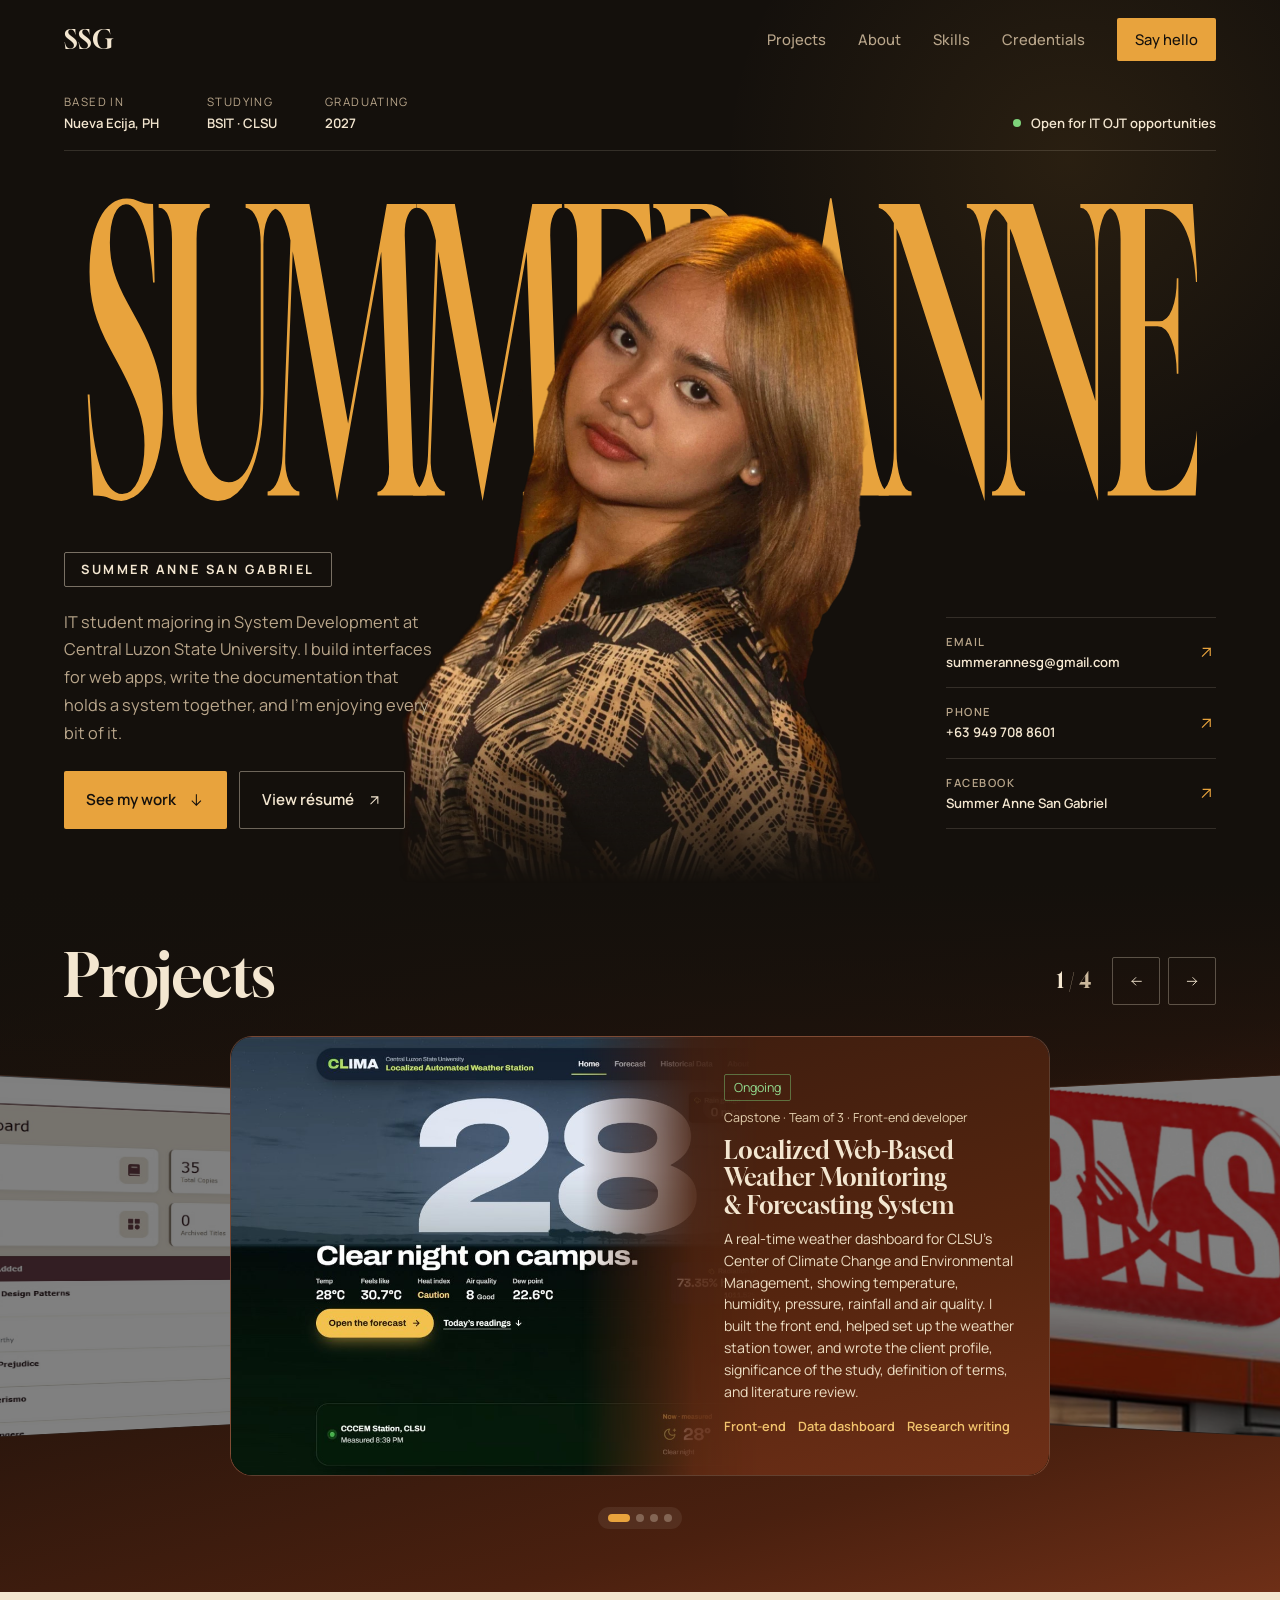
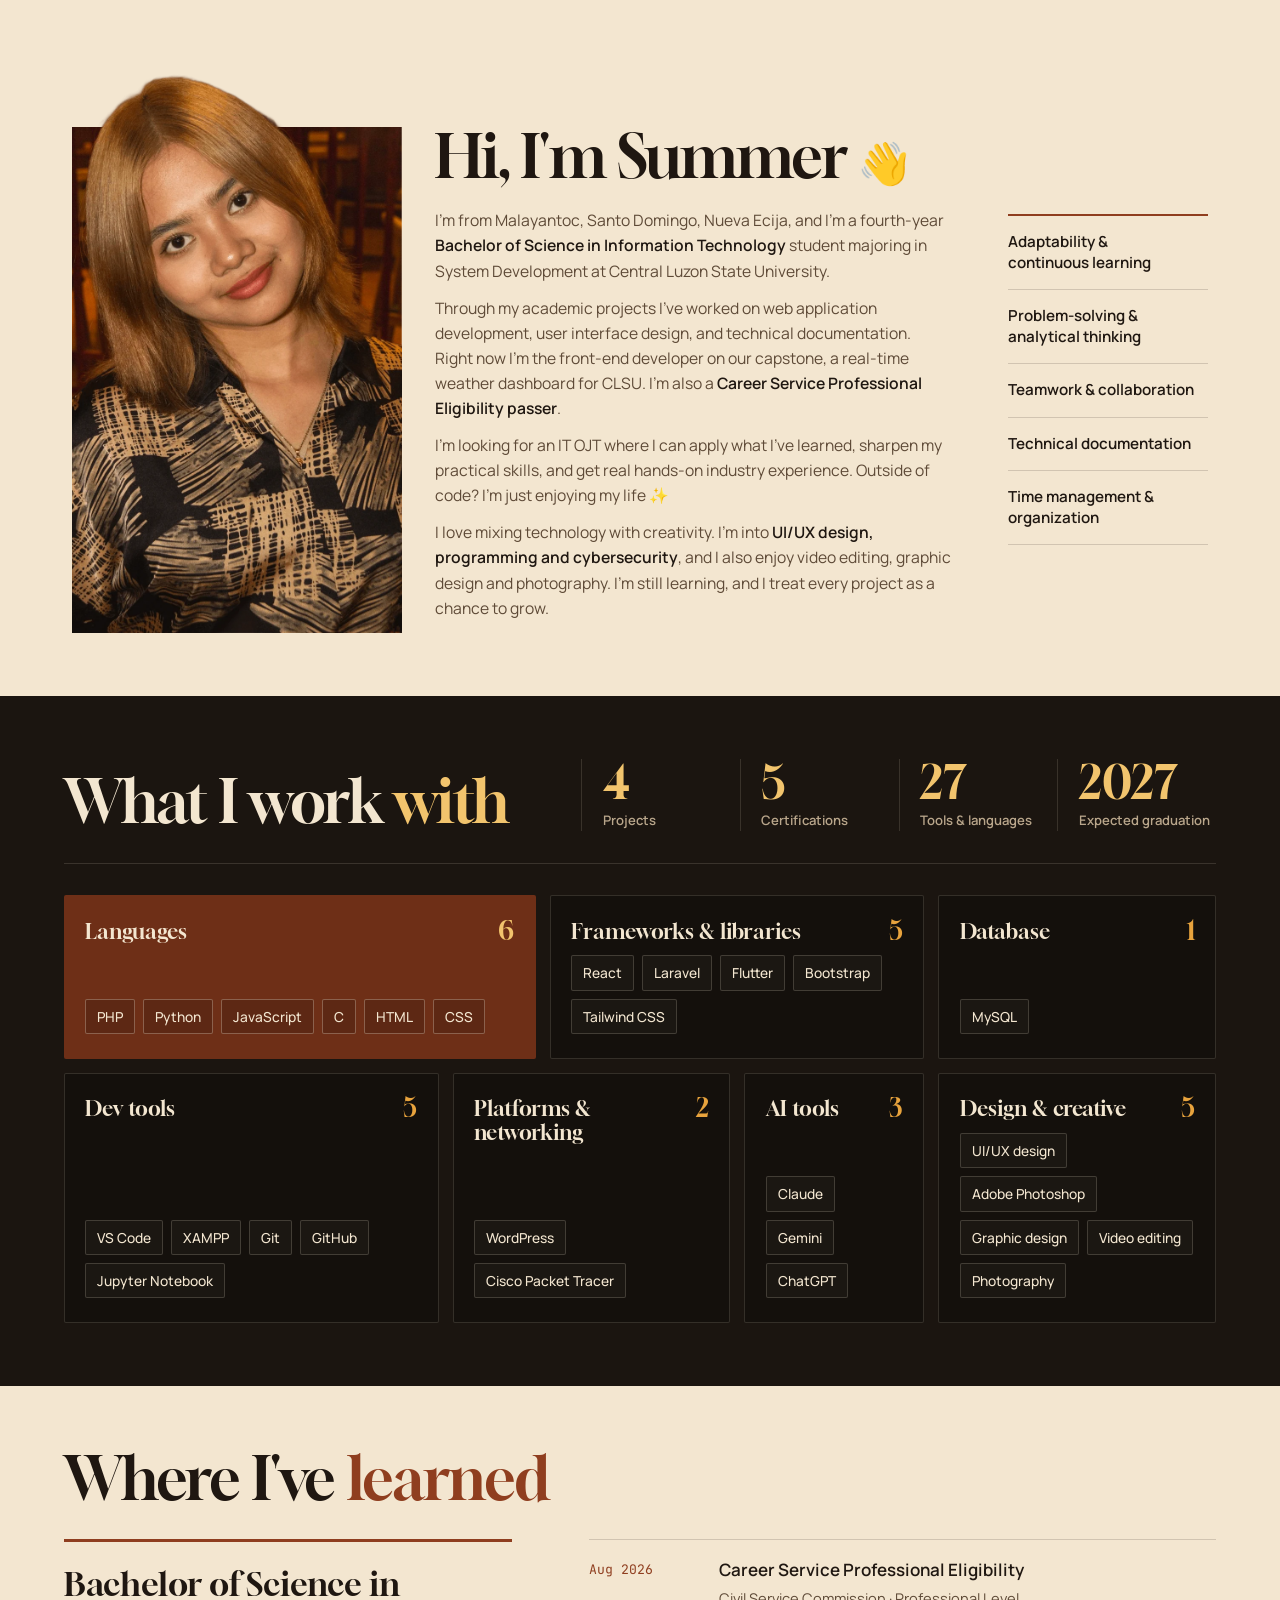
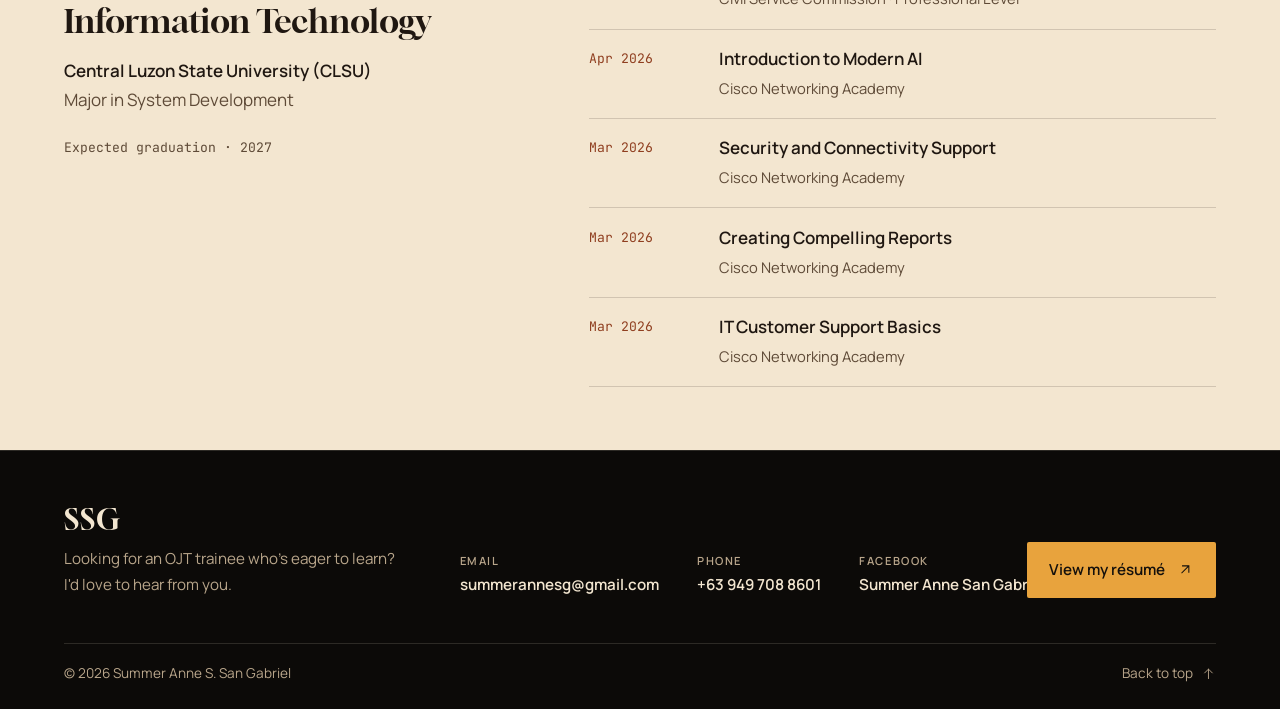
<file: index.html>
<!doctype html>
<html lang="en">
<head>
  <meta charset="utf-8" />
  <meta name="viewport" content="width=device-width, initial-scale=1" />
  <title>Summer Anne San Gabriel — IT Student</title>
  <meta name="description" content="Portfolio of Summer Anne S. San Gabriel, 4th-year BS Information Technology student (System Development) at Central Luzon State University." />
  <meta property="og:title" content="Summer Anne San Gabriel — IT Student" />
  <meta property="og:description" content="Front-end developer in the making. BSIT, Central Luzon State University." />
  <meta property="og:image" content="images/hero.jpg" />
  <meta name="theme-color" content="#14100c" />
  <link rel="icon" href="data:image/svg+xml,<svg xmlns='http://www.w3.org/2000/svg' viewBox='0 0 64 64'><rect width='64' height='64' rx='14' fill='%2314100c'/><text x='50%25' y='58%25' text-anchor='middle' dominant-baseline='middle' font-family='Georgia,serif' font-size='38' fill='%23e8a33d'>S</text></svg>" />
  <link rel="preconnect" href="https://fonts.googleapis.com" />
  <link rel="preconnect" href="https://fonts.gstatic.com" crossorigin />
  <link href="https://fonts.googleapis.com/css2?family=Gloock&family=Manrope:wght@400;500;600;700&family=JetBrains+Mono:wght@400;500&display=swap" rel="stylesheet" />
  <link rel="stylesheet" href="style.css" />
  <script>document.documentElement.classList.add("js");</script>
</head>
<body>
  <!-- drawn icon set: one 1.5px stroke throughout -->
  <svg width="0" height="0" style="position:absolute" aria-hidden="true">
    <symbol id="i-ne" viewBox="0 0 24 24"><path d="M7 17 17 7M8 7h9v9" fill="none" stroke="currentColor" stroke-width="1.5" stroke-linecap="square"/></symbol>
    <symbol id="i-down" viewBox="0 0 24 24"><path d="M12 4v15M6 13l6 6 6-6" fill="none" stroke="currentColor" stroke-width="1.5" stroke-linecap="square"/></symbol>
    <symbol id="i-up" viewBox="0 0 24 24"><path d="M12 20V5M6 11l6-6 6 6" fill="none" stroke="currentColor" stroke-width="1.5" stroke-linecap="square"/></symbol>
    <symbol id="i-left" viewBox="0 0 24 24"><path d="M20 12H5M11 6l-6 6 6 6" fill="none" stroke="currentColor" stroke-width="1.5" stroke-linecap="square"/></symbol>
    <symbol id="i-right" viewBox="0 0 24 24"><path d="M4 12h15M13 6l6 6-6 6" fill="none" stroke="currentColor" stroke-width="1.5" stroke-linecap="square"/></symbol>
  </svg>

  <a class="skip" href="#projects">Skip to content</a>

  <header class="nav" id="nav">
    <a href="#top" class="brand" aria-label="Summer Anne San Gabriel, back to top">SSG</a>
    <button class="menu-btn" id="menuBtn" aria-label="Open menu" aria-expanded="false" aria-controls="links"><span></span><span></span></button>
    <nav class="links" id="links" aria-label="Main">
      <a href="#projects">Projects</a>
      <a href="#about">About</a>
      <a href="#skills">Skills</a>
      <a href="#credentials">Credentials</a>
      <a href="#contact" class="nav-cta">Say hello</a>
    </nav>
  </header>

  <main id="top">
    <!-- HERO: lantern night -->
    <section class="hero" aria-labelledby="hero-name">
      <dl class="meta">
        <div><dt>Based in</dt><dd>Nueva Ecija, PH</dd></div>
        <div><dt>Studying</dt><dd>BSIT · CLSU</dd></div>
        <div><dt>Graduating</dt><dd>2027</dd></div>
        <div class="status"><dt class="sr-only">Status</dt><dd><span class="dot" aria-hidden="true"></span>Open for IT OJT opportunities</dd></div>
      </dl>

      <div class="hero-title">
      <h1 id="hero-name" class="hero-name">
        <span class="wordmark" aria-hidden="true"><span class="wm-line"><span>S</span><span>U</span><span>M</span><span>M</span><span>E</span><span>R</span></span><span class="wm-line"><span>A</span><span>N</span><span>N</span><span>E</span></span></span>
        <span class="sr-only">Summer Anne San Gabriel</span>
      </h1>
      </div>

      <figure class="hero-photo">
        <img src="images/hero-portrait-2.webp" alt="Summer Anne looking over her shoulder in a black and gold patterned shirt" width="890" height="1235" fetchpriority="high" />
      </figure>

      <ul class="hero-contact" aria-label="Contact shortcuts">
        <li><a href="mailto:summerannesg@gmail.com"><span>Email</span><strong>summerannesg@gmail.com</strong><svg class="ico"><use href="#i-ne"/></svg></a></li>
        <li><a href="tel:+639497088601"><span>Phone</span><strong>+63 949 708 8601</strong><svg class="ico"><use href="#i-ne"/></svg></a></li>
        <li><a href="https://www.facebook.com/summeeerrr" target="_blank" rel="noopener"><span>Facebook</span><strong>Summer Anne San Gabriel</strong><svg class="ico"><use href="#i-ne"/></svg><span class="sr-only"> (opens in a new tab)</span></a></li>
      </ul>

      <div class="hero-copy">
        <p class="title-card" aria-hidden="true">Summer Anne San Gabriel</p>
        <p class="lede">IT student majoring in System Development at Central Luzon State University. I build interfaces for web apps, write the documentation that holds a system together, and I'm enjoying every bit of it.</p>
        <div class="cta">
          <a href="#projects" class="btn btn-solid">See my work <svg class="ico"><use href="#i-down"/></svg></a>
          <a href="SummerAnne_SanGabriel_Resume.pdf" class="btn btn-line" target="_blank" rel="noopener">View résumé <svg class="ico"><use href="#i-ne"/></svg><span class="sr-only"> (opens in a new tab)</span></a>
        </div>
      </div>
    </section>

    <!-- PROJECTS: coverflow card slider -->
    <section class="projects" id="projects" aria-labelledby="projects-h">
      <div class="sec-row">
        <h2 id="projects-h" class="reveal">Projects</h2>
        <div class="slider-controls">
          <p class="slide-count" aria-live="polite"><span id="slideNow">1</span> / 4</p>
          <div class="arrows">
            <button class="arrow" id="slidePrev" aria-label="Previous project" aria-controls="stage"><svg class="ico"><use href="#i-left"/></svg></button>
            <button class="arrow" id="slideNext" aria-label="Next project" aria-controls="stage"><svg class="ico"><use href="#i-right"/></svg></button>
          </div>
        </div>
      </div>
      <div class="stage" id="stage" tabindex="0" aria-roledescription="carousel" aria-label="Projects. Use the arrow keys to move between them.">
        <article class="pcard" role="group" aria-roledescription="slide" aria-label="1 of 4">
          <div class="shot shot-wide"><img src="images/projects/weather.jpg" alt="CLIMA weather dashboard showing live campus readings" loading="lazy" /></div>
          <div class="pcard-body">
            <p class="pmeta"><span class="tag">Ongoing</span> Capstone · Team of 3 · Front-end developer</p>
            <h3>Localized Web-Based Weather Monitoring &amp; Forecasting System</h3>
            <p>A real-time weather dashboard for CLSU's Center of Climate Change and Environmental Management, showing temperature, humidity, pressure, rainfall and air quality. I built the front end, helped set up the weather station tower, and wrote the client profile, significance of the study, definition of terms, and literature review.</p>
            <ul class="stack"><li>Front-end</li><li>Data dashboard</li><li>Research writing</li></ul>
          </div>
        </article>
        <article class="pcard" role="group" aria-roledescription="slide" aria-label="2 of 4">
          <div class="shot"><img src="images/projects/rms.jpg" alt="RMS restaurant logo on a storefront" loading="lazy" /></div>
          <div class="pcard-body">
            <p class="pmeta">Academic · Team of 3 · Sep 2026</p>
            <h3>Basic Restaurant Management System</h3>
            <p>Helped develop the user interface of a restaurant management app, working with my teammates on its implementation.</p>
            <ul class="stack"><li>React</li><li>Laravel</li></ul>
          </div>
        </article>
        <article class="pcard" role="group" aria-roledescription="slide" aria-label="3 of 4">
          <div class="shot shot-type" aria-hidden="true"><span>SRS</span><small>12 modules</small></div>
          <div class="pcard-body">
            <p class="pmeta">SCRUM · Team of 7 · Oct 2025</p>
            <h3>RCRAO Accounting System</h3>
            <p>Documented the System Features section of the SRS for 12 modules, from login with account lockout and role-based access to PDF reports and automated backup.</p>
            <ul class="stack"><li>PHP</li><li>MySQL</li><li>Bootstrap</li><li>Documentation</li></ul>
          </div>
        </article>
        <article class="pcard" role="group" aria-roledescription="slide" aria-label="4 of 4">
          <div class="shot shot-fit"><img src="images/projects/library-dashboard.jpg" alt="Library Management System dashboard with book counts, recently added titles and titles by category" loading="lazy" width="1690" height="823" /></div>
          <div class="pcard-body">
            <p class="pmeta">Individual · Feb 2025</p>
            <h3>Basic Library Management System</h3>
            <p>A PHP library system I built on my own, with login, book management (CRUD), archiving, search and PDF generation.</p>
            <ul class="stack"><li>PHP</li><li>MySQL</li><li>Bootstrap</li></ul>
          </div>
        </article>
      </div>
      <div class="dots" role="group" aria-label="Choose a project"><button class="pip" type="button" aria-label="Show project 1"></button><button class="pip" type="button" aria-label="Show project 2"></button><button class="pip" type="button" aria-label="Show project 3"></button><button class="pip" type="button" aria-label="Show project 4"></button></div>
    </section>

    <!-- ABOUT: first daylight band -->
    <section class="about band-day" id="about" aria-labelledby="about-h">
      <figure class="about-photo reveal">
        <img class="pop-frame" src="images/about.jpg" alt="" loading="lazy" width="1000" height="1500" />
        <img class="pop-cut" src="images/about-cutout.webp" alt="Smiling portrait of Summer Anne" loading="lazy" width="1000" height="1500" />
      </figure>
      <div class="about-text">
        <h2 id="about-h" class="reveal">Hi, I'm Summer <span class="wave" aria-hidden="true">👋</span></h2>
        <p>I'm from Malayantoc, Santo Domingo, Nueva Ecija, and I'm a fourth-year <strong>Bachelor of Science in Information Technology</strong> student majoring in System Development at Central Luzon State University.</p>
        <p>Through my academic projects I've worked on web application development, user interface design, and technical documentation. Right now I'm the front-end developer on our capstone, a real-time weather dashboard for CLSU. I'm also a <strong>Career Service Professional Eligibility passer</strong>.</p>
        <p>I'm looking for an IT OJT where I can apply what I've learned, sharpen my practical skills, and get real hands-on industry experience. Outside of code? I'm just enjoying my life ✨</p>
        <p>I love mixing technology with creativity. I'm into <strong>UI/UX design, programming and cybersecurity</strong>, and I also enjoy video editing, graphic design and photography. I'm still learning, and I treat every project as a chance to grow.</p>
      </div>
      <ul class="traits">
        <li>Adaptability &amp; continuous learning</li>
        <li>Problem-solving &amp; analytical thinking</li>
        <li>Teamwork &amp; collaboration</li>
        <li>Technical documentation</li>
        <li>Time management &amp; organization</li>
        </ul>
    </section>

    <!-- SKILLS + real counts -->
    <section class="skills" id="skills" aria-labelledby="skills-h">
      <div class="skills-top">
        <h2 id="skills-h" class="reveal">What I work <em>with</em></h2>
        <dl class="counts" aria-label="At a glance">
          <div><dt>Projects</dt><dd>4</dd></div>
          <div><dt>Certifications</dt><dd>5</dd></div>
          <div><dt>Tools &amp; languages</dt><dd>27</dd></div>
          <div><dt>Expected graduation</dt><dd>2027</dd></div>
        </dl>
      </div>
      <div class="bento-grid">
        <article class="bento b-lang"><h3>Languages</h3><p class="bento-n" aria-hidden="true">6</p><ul class="tags"><li>PHP</li><li>Python</li><li>JavaScript</li><li>C</li><li>HTML</li><li>CSS</li></ul></article>
        <article class="bento b-fw"><h3>Frameworks &amp; libraries</h3><p class="bento-n" aria-hidden="true">5</p><ul class="tags"><li>React</li><li>Laravel</li><li>Flutter</li><li>Bootstrap</li><li>Tailwind CSS</li></ul></article>
        <article class="bento b-db"><h3>Database</h3><p class="bento-n" aria-hidden="true">1</p><ul class="tags"><li>MySQL</li></ul></article>
        <article class="bento b-dev"><h3>Dev tools</h3><p class="bento-n" aria-hidden="true">5</p><ul class="tags"><li>VS Code</li><li>XAMPP</li><li>Git</li><li>GitHub</li><li>Jupyter Notebook</li></ul></article>
        <article class="bento b-plat"><h3>Platforms &amp; networking</h3><p class="bento-n" aria-hidden="true">2</p><ul class="tags"><li>WordPress</li><li>Cisco Packet Tracer</li></ul></article>
        <article class="bento b-ai"><h3>AI tools</h3><p class="bento-n" aria-hidden="true">3</p><ul class="tags"><li>Claude</li><li>Gemini</li><li>ChatGPT</li></ul></article>
        <article class="bento b-design"><h3>Design &amp; creative</h3><p class="bento-n" aria-hidden="true">5</p><ul class="tags"><li>UI/UX design</li><li>Adobe Photoshop</li><li>Graphic design</li><li>Video editing</li><li>Photography</li></ul></article>
      </div>
    </section>

    <!-- CREDENTIALS: second daylight band -->
    <section class="credentials band-day" id="credentials" aria-labelledby="cred-h">
      <h2 id="cred-h" class="reveal">Where I've <em>learned</em></h2>
      <div class="cred-grid">
        <article class="edu reveal">
          <h3>Bachelor of Science in Information Technology</h3>
          <p class="school">Central Luzon State University (CLSU)</p>
          <p>Major in System Development</p>
          <p class="grad">Expected graduation · 2027</p>
        </article>
        <ol class="timeline">
          <li><time datetime="2026-08">Aug 2026</time><div><strong>Career Service Professional Eligibility</strong><span>Civil Service Commission · Professional Level</span></div></li>
          <li><time datetime="2026-04">Apr 2026</time><div><strong>Introduction to Modern AI</strong><span>Cisco Networking Academy</span></div></li>
          <li><time datetime="2026-03">Mar 2026</time><div><strong>Security and Connectivity Support</strong><span>Cisco Networking Academy</span></div></li>
          <li><time datetime="2026-03">Mar 2026</time><div><strong>Creating Compelling Reports</strong><span>Cisco Networking Academy</span></div></li>
          <li><time datetime="2026-03">Mar 2026</time><div><strong>IT Customer Support Basics</strong><span>Cisco Networking Academy</span></div></li>
        </ol>
      </div>
    </section>

  </main>

  <!-- FOOTER: contact details and résumé -->
  <footer class="footer" id="contact" aria-label="Contact">
    <div class="footer-top">
      <div class="footer-intro">
        <p class="foot-mark" aria-hidden="true">SSG</p>
        <p class="foot-lede">Looking for an OJT trainee who's eager to learn? I'd love to hear from you.</p>
      </div>
      <ul class="foot-links">
        <li><a href="mailto:summerannesg@gmail.com"><span>Email</span><strong>summerannesg@gmail.com</strong></a></li>
        <li><a href="tel:+639497088601"><span>Phone</span><strong>+63 949 708 8601</strong></a></li>
        <li><a href="https://www.facebook.com/summeeerrr" target="_blank" rel="noopener"><span>Facebook</span><strong>Summer Anne San Gabriel</strong><span class="sr-only"> (opens in a new tab)</span></a></li>
      </ul>
      <a href="SummerAnne_SanGabriel_Resume.pdf" class="btn btn-solid foot-cv" target="_blank" rel="noopener">View my résumé <svg class="ico"><use href="#i-ne"/></svg><span class="sr-only"> (opens in a new tab)</span></a>
    </div>
    <div class="footer-bar">
      <p>© <span id="year">2026</span> Summer Anne S. San Gabriel</p>
      <a href="#top">Back to top <svg class="ico"><use href="#i-up"/></svg></a>
    </div>
  </footer>

  <script src="script.js"></script>
</body>
</html>
</file>
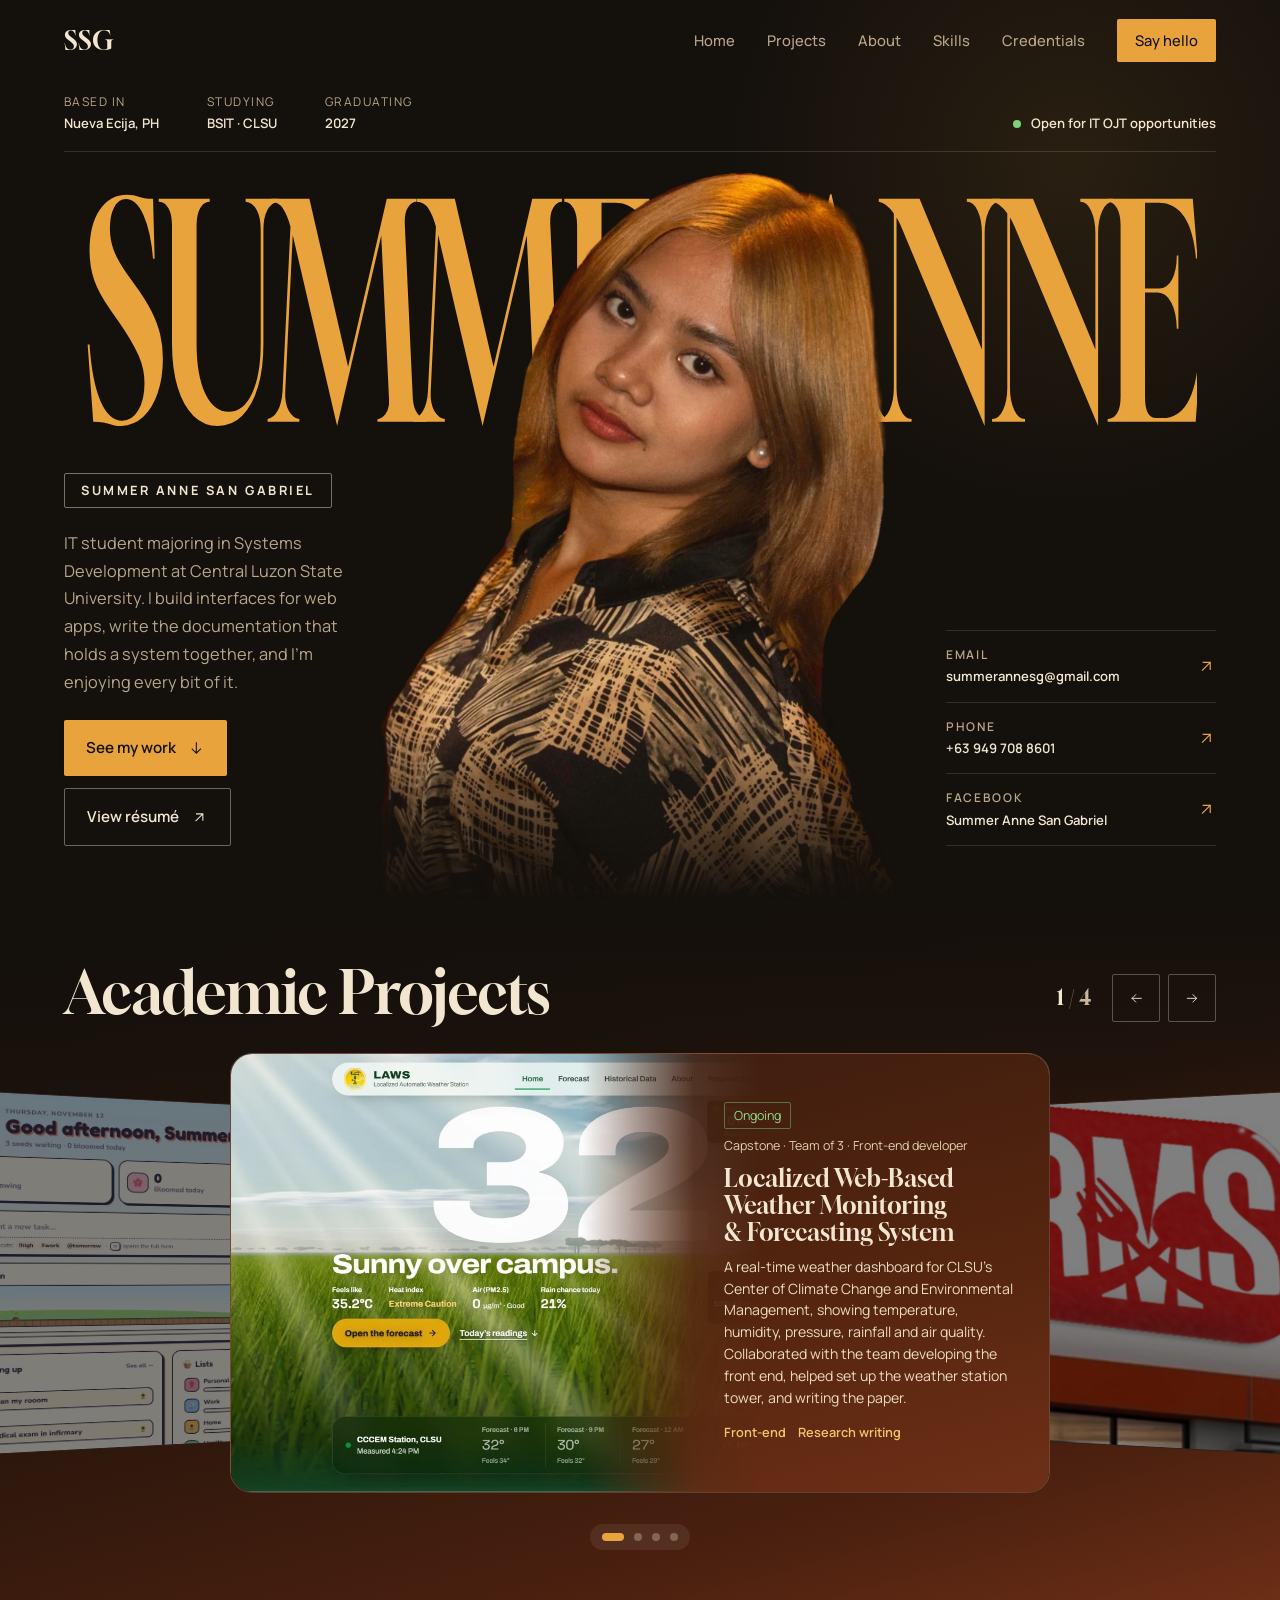
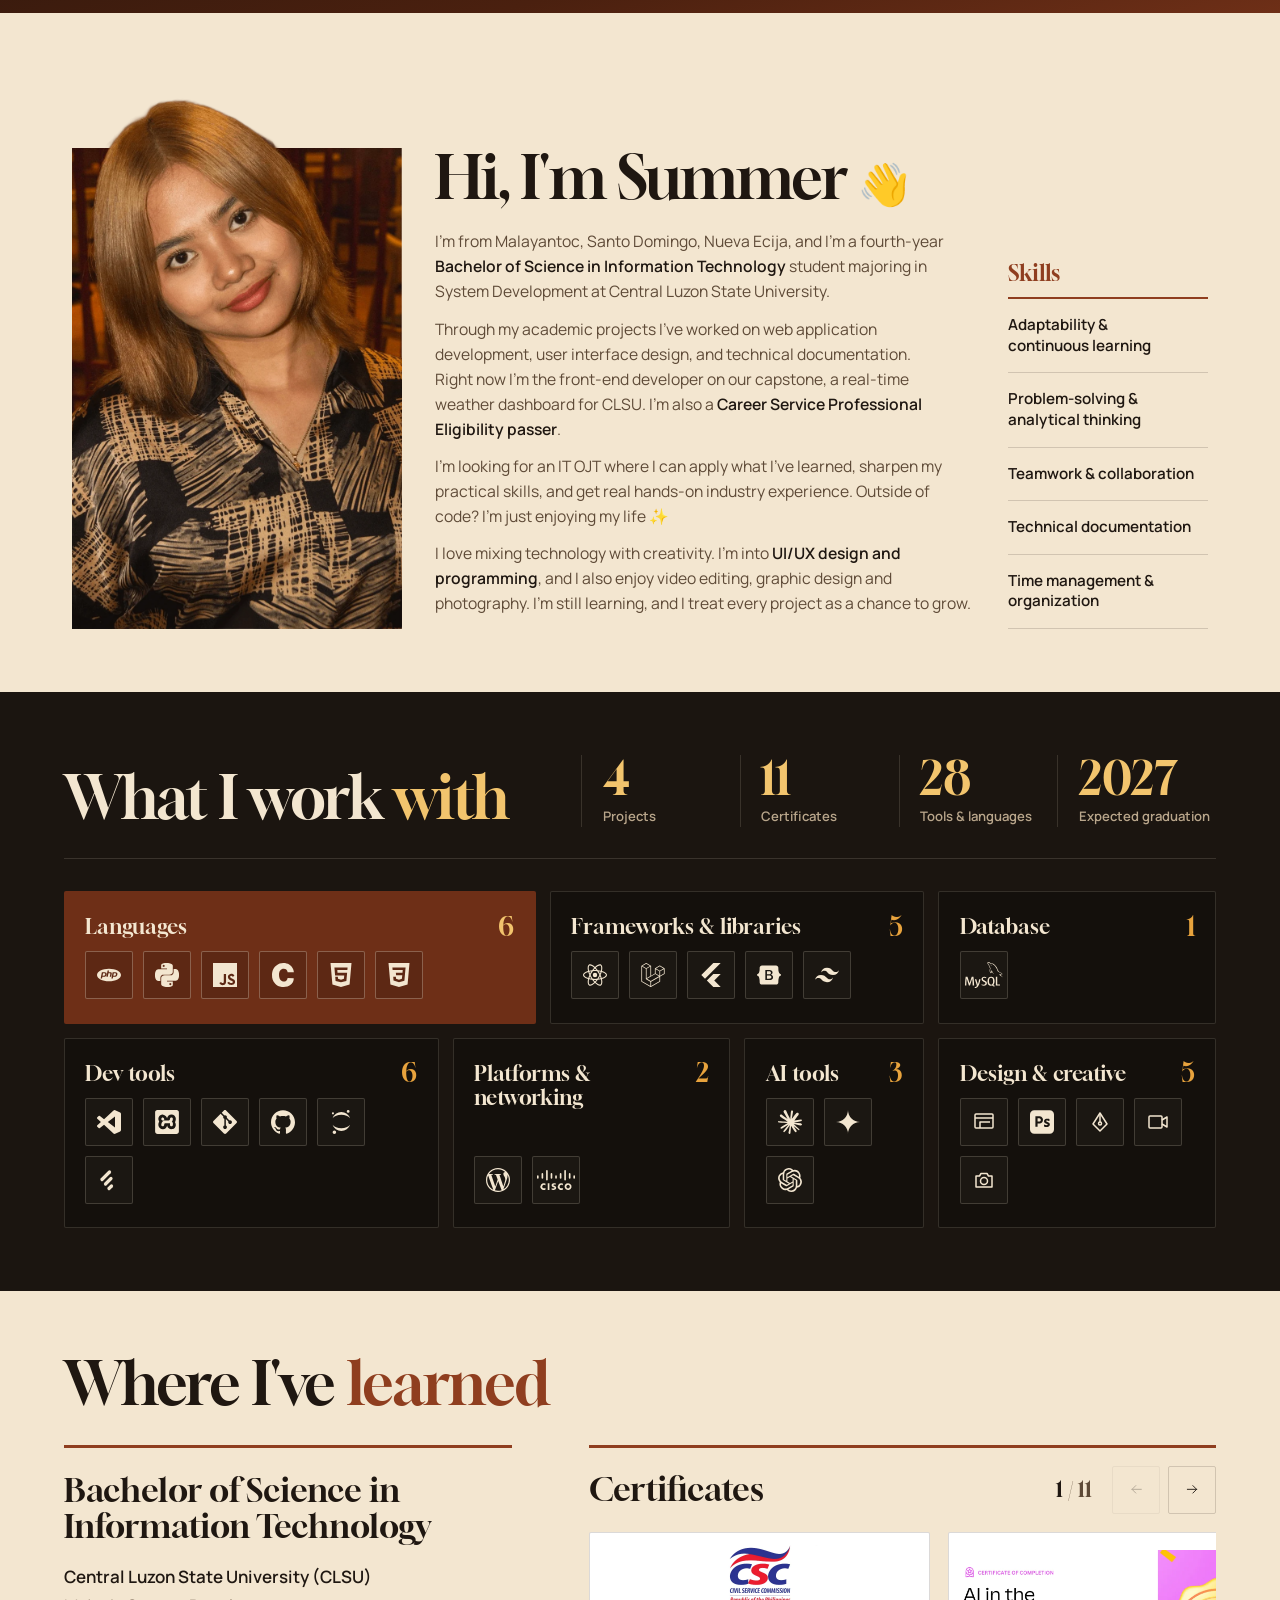
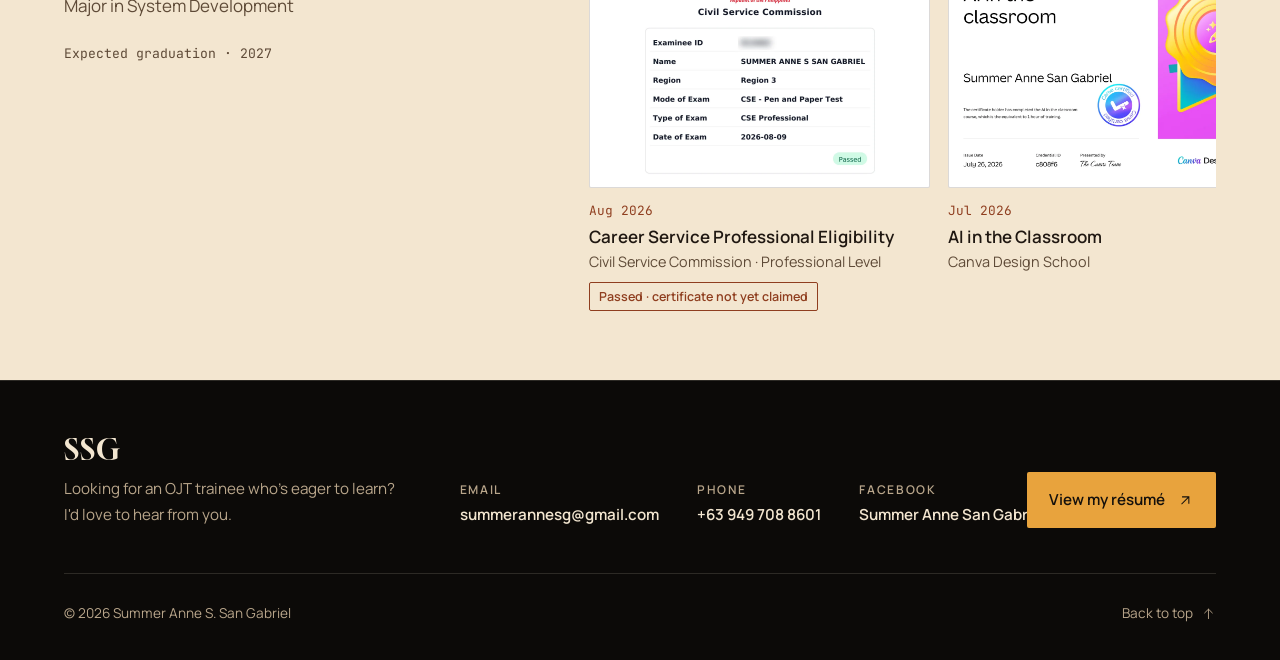
<file: public/index.html>
<!doctype html>
<html lang="en">
<head>
  <meta charset="utf-8" />
  <meta name="viewport" content="width=device-width, initial-scale=1" />
  <title>Summer Anne San Gabriel — IT Student</title>
  <meta name="description" content="Portfolio of Summer Anne S. San Gabriel, 4th-year BS Information Technology student (System Development) at Central Luzon State University." />
  <meta property="og:title" content="Summer Anne San Gabriel — IT Student" />
  <meta property="og:description" content="Front-end developer in the making. BSIT, Central Luzon State University." />
  <meta property="og:image" content="images/hero.jpg" />
  <meta name="theme-color" content="#14100c" />
  <link rel="icon" href="data:image/svg+xml,<svg xmlns='http://www.w3.org/2000/svg' viewBox='0 0 64 64'><rect width='64' height='64' rx='14' fill='%2314100c'/><text x='50%25' y='58%25' text-anchor='middle' dominant-baseline='middle' font-family='Georgia,serif' font-size='38' fill='%23e8a33d'>S</text></svg>" />
  <link rel="preconnect" href="https://fonts.googleapis.com" />
  <link rel="preconnect" href="https://fonts.gstatic.com" crossorigin />
  <link href="https://fonts.googleapis.com/css2?family=Gloock&family=Manrope:wght@400;500;600;700&family=JetBrains+Mono:wght@400;500&display=swap" rel="stylesheet" />
  <link rel="stylesheet" href="style.css" />
  <script>document.documentElement.classList.add("js");</script>
</head>
<body>
  <!-- drawn icon set: one 1.5px stroke throughout -->
  <svg width="0" height="0" style="position:absolute" aria-hidden="true">
    <symbol id="i-ne" viewBox="0 0 24 24"><path d="M7 17 17 7M8 7h9v9" fill="none" stroke="currentColor" stroke-width="1.5" stroke-linecap="square"/></symbol>
    <symbol id="i-down" viewBox="0 0 24 24"><path d="M12 4v15M6 13l6 6 6-6" fill="none" stroke="currentColor" stroke-width="1.5" stroke-linecap="square"/></symbol>
    <symbol id="i-up" viewBox="0 0 24 24"><path d="M12 20V5M6 11l6-6 6 6" fill="none" stroke="currentColor" stroke-width="1.5" stroke-linecap="square"/></symbol>
    <symbol id="i-left" viewBox="0 0 24 24"><path d="M20 12H5M11 6l-6 6 6 6" fill="none" stroke="currentColor" stroke-width="1.5" stroke-linecap="square"/></symbol>
    <symbol id="i-right" viewBox="0 0 24 24"><path d="M4 12h15M13 6l6 6-6 6" fill="none" stroke="currentColor" stroke-width="1.5" stroke-linecap="square"/></symbol>
    <symbol id="sk-php" viewBox="0 0 24 24"><path fill="currentColor" d="M7.01 10.207h-.944l-.515 2.648h.838c.556 0 .97-.105 1.242-.314.272-.21.455-.559.55-1.049.092-.47.05-.802-.124-.995-.175-.193-.523-.29-1.047-.29zM12 5.688C5.373 5.688 0 8.514 0 12s5.373 6.313 12 6.313S24 15.486 24 12c0-3.486-5.373-6.312-12-6.312zm-3.26 7.451c-.261.25-.575.438-.917.551-.336.108-.765.164-1.285.164H5.357l-.327 1.681H3.652l1.23-6.326h2.65c.797 0 1.378.209 1.744.628.366.418.476 1.002.33 1.752a2.836 2.836 0 0 1-.305.847c-.143.255-.33.49-.561.703zm4.024.715l.543-2.799c.063-.318.039-.536-.068-.651-.107-.116-.336-.174-.687-.174H11.46l-.704 3.625H9.388l1.23-6.327h1.367l-.327 1.682h1.218c.767 0 1.295.134 1.586.401s.378.7.263 1.299l-.572 2.944h-1.389zm7.597-2.265a2.782 2.782 0 0 1-.305.847c-.143.255-.33.49-.561.703a2.44 2.44 0 0 1-.917.551c-.336.108-.765.164-1.286.164h-1.18l-.327 1.682h-1.378l1.23-6.326h2.649c.797 0 1.378.209 1.744.628.366.417.477 1.001.331 1.751zM17.766 10.207h-.943l-.516 2.648h.838c.557 0 .971-.105 1.242-.314.272-.21.455-.559.551-1.049.092-.47.049-.802-.125-.995s-.524-.29-1.047-.29z"/></symbol>
    <symbol id="sk-python" viewBox="0 0 24 24"><path fill="currentColor" d="M14.25.18l.9.2.73.26.59.3.45.32.34.34.25.34.16.33.1.3.04.26.02.2-.01.13V8.5l-.05.63-.13.55-.21.46-.26.38-.3.31-.33.25-.35.19-.35.14-.33.1-.3.07-.26.04-.21.02H8.77l-.69.05-.59.14-.5.22-.41.27-.33.32-.27.35-.2.36-.15.37-.1.35-.07.32-.04.27-.02.21v3.06H3.17l-.21-.03-.28-.07-.32-.12-.35-.18-.36-.26-.36-.36-.35-.46-.32-.59-.28-.73-.21-.88-.14-1.05-.05-1.23.06-1.22.16-1.04.24-.87.32-.71.36-.57.4-.44.42-.33.42-.24.4-.16.36-.1.32-.05.24-.01h.16l.06.01h8.16v-.83H6.18l-.01-2.75-.02-.37.05-.34.11-.31.17-.28.25-.26.31-.23.38-.2.44-.18.51-.15.58-.12.64-.1.71-.06.77-.04.84-.02 1.27.05zm-6.3 1.98l-.23.33-.08.41.08.41.23.34.33.22.41.09.41-.09.33-.22.23-.34.08-.41-.08-.41-.23-.33-.33-.22-.41-.09-.41.09zm13.09 3.95l.28.06.32.12.35.18.36.27.36.35.35.47.32.59.28.73.21.88.14 1.04.05 1.23-.06 1.23-.16 1.04-.24.86-.32.71-.36.57-.4.45-.42.33-.42.24-.4.16-.36.09-.32.05-.24.02-.16-.01h-8.22v.82h5.84l.01 2.76.02.36-.05.34-.11.31-.17.29-.25.25-.31.24-.38.2-.44.17-.51.15-.58.13-.64.09-.71.07-.77.04-.84.01-1.27-.04-1.07-.14-.9-.2-.73-.25-.59-.3-.45-.33-.34-.34-.25-.34-.16-.33-.1-.3-.04-.25-.02-.2.01-.13v-5.34l.05-.64.13-.54.21-.46.26-.38.3-.32.33-.24.35-.2.35-.14.33-.1.3-.06.26-.04.21-.02.13-.01h5.84l.69-.05.59-.14.5-.21.41-.28.33-.32.27-.35.2-.36.15-.36.1-.35.07-.32.04-.28.02-.21V6.07h2.09l.14.01zm-6.47 14.25l-.23.33-.08.41.08.41.23.33.33.23.41.08.41-.08.33-.23.23-.33.08-.41-.08-.41-.23-.33-.33-.23-.41-.08-.41.08z"/></symbol>
    <symbol id="sk-javascript" viewBox="0 0 24 24"><path fill="currentColor" d="M0 0h24v24H0V0zm22.034 18.276c-.175-1.095-.888-2.015-3.003-2.873-.736-.345-1.554-.585-1.797-1.14-.091-.33-.105-.51-.046-.705.15-.646.915-.84 1.515-.66.39.12.75.42.976.9 1.034-.676 1.034-.676 1.755-1.125-.27-.42-.404-.601-.586-.78-.63-.705-1.469-1.065-2.834-1.034l-.705.089c-.676.165-1.32.525-1.71 1.005-1.14 1.291-.811 3.541.569 4.471 1.365 1.02 3.361 1.244 3.616 2.205.24 1.17-.87 1.545-1.966 1.41-.811-.18-1.26-.586-1.755-1.336l-1.83 1.051c.21.48.45.689.81 1.109 1.74 1.756 6.09 1.666 6.871-1.004.029-.09.24-.705.074-1.65l.046.067zm-8.983-7.245h-2.248c0 1.938-.009 3.864-.009 5.805 0 1.232.063 2.363-.138 2.711-.33.689-1.18.601-1.566.48-.396-.196-.597-.466-.83-.855-.063-.105-.11-.196-.127-.196l-1.825 1.125c.305.63.75 1.172 1.324 1.517.855.51 2.004.675 3.207.405.783-.226 1.458-.691 1.811-1.411.51-.93.402-2.07.397-3.346.012-2.054 0-4.109 0-6.179l.004-.056z"/></symbol>
    <symbol id="sk-c" viewBox="0 0 24 24"><path fill="currentColor" d="M16.5921 9.1962s-.354-3.298-3.627-3.39c-3.2741-.09-4.9552 2.474-4.9552 6.14 0 3.6651 1.858 6.5972 5.0451 6.5972 3.184 0 3.5381-3.665 3.5381-3.665l6.1041.365s.36 3.31-2.196 5.836c-2.552 2.5241-5.6901 2.9371-7.8762 2.9201-2.19-.017-5.2261.034-8.1602-2.97-2.938-3.0101-3.436-5.9302-3.436-8.8002 0-2.8701.556-6.6702 4.047-9.5502C7.444.72 9.849 0 12.254 0c10.0422 0 10.7172 9.2602 10.7172 9.2602z"/></symbol>
    <symbol id="sk-html" viewBox="0 0 24 24"><path fill="currentColor" d="M1.5 0h21l-1.91 21.563L11.977 24l-8.564-2.438L1.5 0zm7.031 9.75l-.232-2.718 10.059.003.23-2.622L5.412 4.41l.698 8.01h9.126l-.326 3.426-2.91.804-2.955-.81-.188-2.11H6.248l.33 4.171L12 19.351l5.379-1.443.744-8.157H8.531z"/></symbol>
    <symbol id="sk-css" viewBox="0 0 24 24"><path fill="currentColor" d="M1.5 0h21l-1.91 21.563L11.977 24l-8.565-2.438L1.5 0zm17.09 4.413L5.41 4.41l.213 2.622 10.125.002-.255 2.716h-6.64l.24 2.573h6.182l-.366 3.523-2.91.804-2.956-.81-.188-2.11h-2.61l.29 3.855L12 19.288l5.373-1.53L18.59 4.414z"/></symbol>
    <symbol id="sk-react" viewBox="0 0 24 24"><path fill="currentColor" d="M14.23 12.004a2.236 2.236 0 0 1-2.235 2.236 2.236 2.236 0 0 1-2.236-2.236 2.236 2.236 0 0 1 2.235-2.236 2.236 2.236 0 0 1 2.236 2.236zm2.648-10.69c-1.346 0-3.107.96-4.888 2.622-1.78-1.653-3.542-2.602-4.887-2.602-.41 0-.783.093-1.106.278-1.375.793-1.683 3.264-.973 6.365C1.98 8.917 0 10.42 0 12.004c0 1.59 1.99 3.097 5.043 4.03-.704 3.113-.39 5.588.988 6.38.32.187.69.275 1.102.275 1.345 0 3.107-.96 4.888-2.624 1.78 1.654 3.542 2.603 4.887 2.603.41 0 .783-.09 1.106-.275 1.374-.792 1.683-3.263.973-6.365C22.02 15.096 24 13.59 24 12.004c0-1.59-1.99-3.097-5.043-4.032.704-3.11.39-5.587-.988-6.38-.318-.184-.688-.277-1.092-.278zm-.005 1.09v.006c.225 0 .406.044.558.127.666.382.955 1.835.73 3.704-.054.46-.142.945-.25 1.44-.96-.236-2.006-.417-3.107-.534-.66-.905-1.345-1.727-2.035-2.447 1.592-1.48 3.087-2.292 4.105-2.295zm-9.77.02c1.012 0 2.514.808 4.11 2.28-.686.72-1.37 1.537-2.02 2.442-1.107.117-2.154.298-3.113.538-.112-.49-.195-.964-.254-1.42-.23-1.868.054-3.32.714-3.707.19-.09.4-.127.563-.132zm4.882 3.05c.455.468.91.992 1.36 1.564-.44-.02-.89-.034-1.345-.034-.46 0-.915.01-1.36.034.44-.572.895-1.096 1.345-1.565zM12 8.1c.74 0 1.477.034 2.202.093.406.582.802 1.203 1.183 1.86.372.64.71 1.29 1.018 1.946-.308.655-.646 1.31-1.013 1.95-.38.66-.773 1.288-1.18 1.87-.728.063-1.466.098-2.21.098-.74 0-1.477-.035-2.202-.093-.406-.582-.802-1.204-1.183-1.86-.372-.64-.71-1.29-1.018-1.946.303-.657.646-1.313 1.013-1.954.38-.66.773-1.286 1.18-1.868.728-.064 1.466-.098 2.21-.098zm-3.635.254c-.24.377-.48.763-.704 1.16-.225.39-.435.782-.635 1.174-.265-.656-.49-1.31-.676-1.947.64-.15 1.315-.283 2.015-.386zm7.26 0c.695.103 1.365.23 2.006.387-.18.632-.405 1.282-.66 1.933-.2-.39-.41-.783-.64-1.174-.225-.392-.465-.774-.705-1.146zm3.063.675c.484.15.944.317 1.375.498 1.732.74 2.852 1.708 2.852 2.476-.005.768-1.125 1.74-2.857 2.475-.42.18-.88.342-1.355.493-.28-.958-.646-1.956-1.1-2.98.45-1.017.81-2.01 1.085-2.964zm-13.395.004c.278.96.645 1.957 1.1 2.98-.45 1.017-.812 2.01-1.086 2.964-.484-.15-.944-.318-1.37-.5-1.732-.737-2.852-1.706-2.852-2.474 0-.768 1.12-1.742 2.852-2.476.42-.18.88-.342 1.356-.494zm11.678 4.28c.265.657.49 1.312.676 1.948-.64.157-1.316.29-2.016.39.24-.375.48-.762.705-1.158.225-.39.435-.788.636-1.18zm-9.945.02c.2.392.41.783.64 1.175.23.39.465.772.705 1.143-.695-.102-1.365-.23-2.006-.386.18-.63.406-1.282.66-1.933zM17.92 16.32c.112.493.2.968.254 1.423.23 1.868-.054 3.32-.714 3.708-.147.09-.338.128-.563.128-1.012 0-2.514-.807-4.11-2.28.686-.72 1.37-1.536 2.02-2.44 1.107-.118 2.154-.3 3.113-.54zm-11.83.01c.96.234 2.006.415 3.107.532.66.905 1.345 1.727 2.035 2.446-1.595 1.483-3.092 2.295-4.11 2.295-.22-.005-.406-.05-.553-.132-.666-.38-.955-1.834-.73-3.703.054-.46.142-.944.25-1.438zm4.56.64c.44.02.89.034 1.345.034.46 0 .915-.01 1.36-.034-.44.572-.895 1.095-1.345 1.565-.455-.47-.91-.993-1.36-1.565z"/></symbol>
    <symbol id="sk-laravel" viewBox="0 0 24 24"><path fill="currentColor" d="M23.642 5.43a.364.364 0 01.014.1v5.149c0 .135-.073.26-.189.326l-4.323 2.49v4.934a.378.378 0 01-.188.326L9.93 23.949a.316.316 0 01-.066.027c-.008.002-.016.008-.024.01a.348.348 0 01-.192 0c-.011-.002-.02-.008-.03-.012-.02-.008-.042-.014-.062-.025L.533 18.755a.376.376 0 01-.189-.326V2.974c0-.033.005-.066.014-.098.003-.012.01-.02.014-.032a.369.369 0 01.023-.058c.004-.013.015-.022.023-.033l.033-.045c.012-.01.025-.018.037-.027.014-.012.027-.024.041-.034H.53L5.043.05a.375.375 0 01.375 0L9.93 2.647h.002c.015.01.027.021.04.033l.038.027c.013.014.02.03.033.045.008.011.02.021.025.033.01.02.017.038.024.058.003.011.01.021.013.032.01.031.014.064.014.098v9.652l3.76-2.164V5.527c0-.033.004-.066.013-.098.003-.01.01-.02.013-.032a.487.487 0 01.024-.059c.007-.012.018-.02.025-.033.012-.015.021-.03.033-.043.012-.012.025-.02.037-.028.014-.01.026-.023.041-.032h.001l4.513-2.598a.375.375 0 01.375 0l4.513 2.598c.016.01.027.021.042.031.012.01.025.018.036.028.013.014.022.03.034.044.008.012.019.021.024.033.011.02.018.04.024.06.006.01.012.021.015.032zm-.74 5.032V6.179l-1.578.908-2.182 1.256v4.283zm-4.51 7.75v-4.287l-2.147 1.225-6.126 3.498v4.325zM1.093 3.624v14.588l8.273 4.761v-4.325l-4.322-2.445-.002-.003H5.04c-.014-.01-.025-.021-.04-.031-.011-.01-.024-.018-.035-.027l-.001-.002c-.013-.012-.021-.025-.031-.04-.01-.011-.021-.022-.028-.036h-.002c-.008-.014-.013-.031-.02-.047-.006-.016-.014-.027-.018-.043a.49.49 0 01-.008-.057c-.002-.014-.006-.027-.006-.041V5.789l-2.18-1.257zM5.23.81L1.47 2.974l3.76 2.164 3.758-2.164zm1.956 13.505l2.182-1.256V3.624l-1.58.91-2.182 1.255v9.435zm11.581-10.95l-3.76 2.163 3.76 2.163 3.759-2.164zm-.376 4.978L16.21 7.087 14.63 6.18v4.283l2.182 1.256 1.58.908zm-8.65 9.654l5.514-3.148 2.756-1.572-3.757-2.163-4.323 2.489-3.941 2.27z"/></symbol>
    <symbol id="sk-flutter" viewBox="0 0 24 24"><path fill="currentColor" d="M14.314 0L2.3 12 6 15.7 21.684.013h-7.357zm.014 11.072L7.857 17.53l6.47 6.47H21.7l-6.46-6.468 6.46-6.46h-7.37z"/></symbol>
    <symbol id="sk-bootstrap" viewBox="0 0 24 24"><path fill="currentColor" d="M11.77 11.24H9.956V8.202h2.152c1.17 0 1.834.522 1.834 1.466 0 1.008-.773 1.572-2.174 1.572zm.324 1.206H9.957v3.348h2.231c1.459 0 2.232-.585 2.232-1.685s-.795-1.663-2.326-1.663zM24 11.39v1.218c-1.128.108-1.817.944-2.226 2.268-.407 1.319-.463 2.937-.42 4.186.045 1.3-.968 2.5-2.337 2.5H4.985c-1.37 0-2.383-1.2-2.337-2.5.043-1.249-.013-2.867-.42-4.186-.41-1.324-1.1-2.16-2.228-2.268V11.39c1.128-.108 1.819-.944 2.227-2.268.408-1.319.464-2.937.42-4.186-.045-1.3.968-2.5 2.338-2.5h14.032c1.37 0 2.382 1.2 2.337 2.5-.043 1.249.013 2.867.42 4.186.409 1.324 1.098 2.16 2.226 2.268zm-7.927 2.817c0-1.354-.953-2.333-2.368-2.488v-.057c1.04-.169 1.856-1.135 1.856-2.213 0-1.537-1.213-2.538-3.062-2.538h-4.16v10.172h4.181c2.218 0 3.553-1.086 3.553-2.876z"/></symbol>
    <symbol id="sk-tailwind" viewBox="0 0 24 24"><path fill="currentColor" d="M12.001,4.8c-3.2,0-5.2,1.6-6,4.8c1.2-1.6,2.6-2.2,4.2-1.8c0.913,0.228,1.565,0.89,2.288,1.624 C13.666,10.618,15.027,12,18.001,12c3.2,0,5.2-1.6,6-4.8c-1.2,1.6-2.6,2.2-4.2,1.8c-0.913-0.228-1.565-0.89-2.288-1.624 C16.337,6.182,14.976,4.8,12.001,4.8z M6.001,12c-3.2,0-5.2,1.6-6,4.8c1.2-1.6,2.6-2.2,4.2-1.8c0.913,0.228,1.565,0.89,2.288,1.624 c1.177,1.194,2.538,2.576,5.512,2.576c3.2,0,5.2-1.6,6-4.8c-1.2,1.6-2.6,2.2-4.2,1.8c-0.913-0.228-1.565-0.89-2.288-1.624 C10.337,13.382,8.976,12,6.001,12z"/></symbol>
    <symbol id="sk-mysql" viewBox="0 0 24 24"><path fill="currentColor" d="M16.405 5.501c-.115 0-.193.014-.274.033v.013h.014c.054.104.146.18.214.273.054.107.1.214.154.32l.014-.015c.094-.066.14-.172.14-.333-.04-.047-.046-.094-.08-.14-.04-.067-.126-.1-.18-.153zM5.77 18.695h-.927a50.854 50.854 0 00-.27-4.41h-.008l-1.41 4.41H2.45l-1.4-4.41h-.01a72.892 72.892 0 00-.195 4.41H0c.055-1.966.192-3.81.41-5.53h1.15l1.335 4.064h.008l1.347-4.064h1.095c.242 2.015.384 3.86.428 5.53zm4.017-4.08c-.378 2.045-.876 3.533-1.492 4.46-.482.716-1.01 1.073-1.583 1.073-.153 0-.34-.046-.566-.138v-.494c.11.017.24.026.386.026.268 0 .483-.075.647-.222.197-.18.295-.382.295-.605 0-.155-.077-.47-.23-.944L6.23 14.615h.91l.727 2.36c.164.536.233.91.205 1.123.4-1.064.678-2.227.835-3.483zm12.325 4.08h-2.63v-5.53h.885v4.85h1.745zm-3.32.135l-1.016-.5c.09-.076.177-.158.255-.25.433-.506.648-1.258.648-2.253 0-1.83-.718-2.746-2.155-2.746-.704 0-1.254.232-1.65.697-.43.508-.646 1.256-.646 2.245 0 .972.19 1.686.574 2.14.35.41.877.615 1.583.615.264 0 .506-.033.725-.098l1.325.772.36-.622zM15.5 17.588c-.225-.36-.337-.94-.337-1.736 0-1.393.424-2.09 1.27-2.09.443 0 .77.167.977.5.224.362.336.936.336 1.723 0 1.404-.424 2.108-1.27 2.108-.445 0-.77-.167-.978-.5zm-1.658-.425c0 .47-.172.856-.516 1.156-.344.3-.803.45-1.384.45-.543 0-1.064-.172-1.573-.515l.237-.476c.438.22.833.328 1.19.328.332 0 .593-.073.783-.22a.754.754 0 00.3-.615c0-.33-.23-.61-.648-.845-.388-.213-1.163-.657-1.163-.657-.422-.307-.632-.636-.632-1.177 0-.45.157-.81.47-1.085.315-.278.72-.415 1.22-.415.512 0 .98.136 1.4.41l-.213.476a2.726 2.726 0 00-1.064-.23c-.283 0-.502.068-.654.206a.685.685 0 00-.248.524c0 .328.234.61.666.85.393.215 1.187.67 1.187.67.433.305.648.63.648 1.168zm9.382-5.852c-.535-.014-.95.04-1.297.188-.1.04-.26.04-.274.167.055.053.063.14.11.214.08.134.218.313.346.407.14.11.28.216.427.31.26.16.555.255.81.416.145.094.293.213.44.313.073.05.12.14.214.172v-.02c-.046-.06-.06-.147-.105-.214-.067-.067-.134-.127-.2-.193a3.223 3.223 0 00-.695-.675c-.214-.146-.682-.35-.77-.595l-.013-.014c.146-.013.32-.066.46-.106.227-.06.435-.047.67-.106.106-.027.213-.06.32-.094v-.06c-.12-.12-.21-.283-.334-.395a8.867 8.867 0 00-1.104-.823c-.21-.134-.476-.22-.697-.334-.08-.04-.214-.06-.26-.127-.12-.146-.19-.34-.275-.514a17.69 17.69 0 01-.547-1.163c-.12-.262-.193-.523-.34-.763-.69-1.137-1.437-1.826-2.586-2.5-.247-.14-.543-.2-.856-.274-.167-.008-.334-.02-.5-.027-.11-.047-.216-.174-.31-.235-.38-.24-1.364-.76-1.644-.072-.18.434.267.862.422 1.082.115.153.26.328.34.5.047.116.06.235.107.356.106.294.207.622.347.897.073.14.153.287.247.413.054.073.146.107.167.227-.094.136-.1.334-.154.5-.24.757-.146 1.693.194 2.25.107.166.362.534.703.393.3-.12.234-.5.32-.835.02-.08.007-.133.048-.187v.015c.094.188.188.367.274.555.206.328.566.668.867.895.16.12.287.328.487.402v-.02h-.015c-.043-.058-.1-.086-.154-.133a3.445 3.445 0 01-.35-.4 8.76 8.76 0 01-.747-1.218c-.11-.21-.202-.436-.29-.643-.04-.08-.04-.2-.107-.24-.1.146-.247.273-.32.453-.127.288-.14.642-.188 1.01-.027.007-.014 0-.027.014-.214-.052-.287-.274-.367-.46-.2-.475-.233-1.238-.06-1.785.047-.14.247-.582.167-.716-.042-.127-.174-.2-.247-.303a2.478 2.478 0 01-.24-.427c-.16-.374-.24-.788-.414-1.162-.08-.173-.22-.354-.334-.513-.127-.18-.267-.307-.368-.52-.033-.073-.08-.194-.027-.274.014-.054.042-.075.094-.09.088-.072.335.022.422.062.247.1.455.194.662.334.094.066.195.193.315.226h.14c.214.047.455.014.655.073.355.114.675.28.962.46a5.953 5.953 0 012.085 2.286c.08.154.115.295.188.455.14.33.313.663.455.982.14.315.275.636.476.897.1.14.502.213.682.286.133.06.34.115.46.188.23.14.454.3.67.454.11.076.443.243.463.378z"/></symbol>
    <symbol id="sk-vscode" viewBox="0 0 128 128"><path fill="currentColor" fill-rule="evenodd" d="M90.767 127.126a7.968 7.968 0 0 0 6.35-.244l26.353-12.681a8 8 0 0 0 4.53-7.209V21.009a8 8 0 0 0-4.53-7.21L97.117 1.12a7.97 7.97 0 0 0-9.093 1.548l-50.45 46.026L15.6 32.013a5.328 5.328 0 0 0-6.807.302l-7.048 6.411a5.335 5.335 0 0 0-.006 7.888L20.796 64 1.74 81.387a5.336 5.336 0 0 0 .006 7.887l7.048 6.411a5.327 5.327 0 0 0 6.807.303l21.974-16.68 50.45 46.025a7.96 7.96 0 0 0 2.743 1.793Zm5.252-92.183L57.74 64l38.28 29.058V34.943Z"/></symbol>
    <symbol id="sk-flutterflow" viewBox="0 0 24 24"><g fill="none" stroke="currentColor" stroke-width="3.2" stroke-linecap="round"><path d="M5 11.5 12.5 4"/><path d="M8.5 16 14 10.5"/><path d="M12 20.5l2.5-2.5"/></g></symbol>
    <symbol id="sk-xampp" viewBox="0 0 24 24"><path fill="currentColor" d="M16.792,11.923c0.113,0.043,0.226,0.079,0.334,0.128c0.45,0.203,0.715,0.553,0.748,1.044 c0.041,0.634,0.044,1.271,0.002,1.905c-0.049,0.732-0.725,1.292-1.483,1.271c-0.735-0.021-1.369-0.62-1.397-1.341 c-0.017-0.441-0.003-0.884-0.006-1.326c-0.001-0.239-0.003-0.242-0.245-0.243c-1.363-0.001-2.726,0.008-4.089-0.003 c-0.888-0.007-1.421,0.482-1.471,1.46c-0.019,0.38-0.1,0.727-0.357,1.018c-0.397,0.451-0.898,0.601-1.472,0.466 c-0.554-0.131-0.867-0.522-1.035-1.048c-0.117-0.367-0.056-0.737,0.012-1.094c0.341-1.797,1.366-3.006,3.125-3.555 c0.357-0.112,0.731-0.166,1.105-0.166c0.94,0.001,1.881,0.001,2.821-0.001c0.128,0,0.257-0.012,0.385-0.021 c0.702-0.051,1.166-0.511,1.22-1.352c0.004-0.064,0-0.129,0.001-0.193c0.011-0.788,0.605-1.396,1.393-1.425 c0.787-0.029,1.438,0.527,1.493,1.318c0.076,1.083-0.265,2.046-0.913,2.907C16.903,11.751,16.819,11.816,16.792,11.923z M8.249,10.436c-0.258-0.008-0.571,0.018-0.882-0.035c-0.536-0.09-0.876-0.39-1.02-0.916C6.19,8.912,6.25,8.388,6.698,7.96 C7.154,7.526,7.694,7.4,8.285,7.645c0.52,0.216,0.859,0.731,0.89,1.293C9.2,9.382,9.178,9.828,9.182,10.272 c0.001,0.116-0.043,0.167-0.161,0.165C8.781,10.434,8.542,10.436,8.249,10.436z M21.682,0H2.318C1.102,0,0.116,0.986,0.116,2.202 v19.317c0,1.37,1.111,2.481,2.481,2.481h18.807c1.37,0,2.481-1.111,2.481-2.481V2.202C23.884,0.986,22.898,0,21.682,0z M20.125,12.473c0.519,0.804,0.733,1.69,0.677,2.657c-0.108,1.886-1.413,3.474-3.25,3.916c-2.585,0.623-4.566-0.923-5.233-2.794 c-0.109-0.304-0.16-0.622-0.224-0.985c-0.068,0.414-0.115,0.789-0.264,1.134c-0.697,1.617-1.884,2.603-3.665,2.799 c-2.104,0.232-4.048-1.067-4.632-3.084c-0.25-0.863-0.175-1.747-0.068-2.625c0.08-0.653,0.321-1.268,0.632-1.848 c0.057-0.106,0.057-0.184-0.01-0.285c-0.561-0.845-0.779-1.777-0.7-2.784C3.43,8.035,3.56,7.52,3.805,7.038 C4.52,5.626,6.09,4.427,8.193,4.626c1.849,0.175,3.562,1.77,3.83,3.564c0.013,0.09,0.039,0.178,0.068,0.311 c0.044-0.241,0.076-0.439,0.118-0.636c0.344-1.63,1.94-3.335,4.201-3.357c2.292-0.021,3.99,1.776,4.31,3.446 c0.17,0.888,0.089,1.776-0.103,2.663c-0.112,0.517-0.31,1.008-0.524,1.492C20.034,12.245,20.043,12.345,20.125,12.473z"/></symbol>
    <symbol id="sk-git" viewBox="0 0 24 24"><path fill="currentColor" d="M23.546 10.93L13.067.452c-.604-.603-1.582-.603-2.188 0L8.708 2.627l2.76 2.76c.645-.215 1.379-.07 1.889.441.516.515.658 1.258.438 1.9l2.658 2.66c.645-.223 1.387-.078 1.9.435.721.72.721 1.884 0 2.604-.719.719-1.881.719-2.6 0-.539-.541-.674-1.337-.404-1.996L12.86 8.955v6.525c.176.086.342.203.488.348.713.721.713 1.883 0 2.6-.719.721-1.889.721-2.609 0-.719-.719-.719-1.879 0-2.598.182-.18.387-.316.605-.406V8.835c-.217-.091-.424-.222-.6-.401-.545-.545-.676-1.342-.396-2.009L7.636 3.7.45 10.881c-.6.605-.6 1.584 0 2.189l10.48 10.477c.604.604 1.582.604 2.186 0l10.43-10.43c.605-.603.605-1.582 0-2.187"/></symbol>
    <symbol id="sk-github" viewBox="0 0 24 24"><path fill="currentColor" d="M12 .297c-6.63 0-12 5.373-12 12 0 5.303 3.438 9.8 8.205 11.385.6.113.82-.258.82-.577 0-.285-.01-1.04-.015-2.04-3.338.724-4.042-1.61-4.042-1.61C4.422 18.07 3.633 17.7 3.633 17.7c-1.087-.744.084-.729.084-.729 1.205.084 1.838 1.236 1.838 1.236 1.07 1.835 2.809 1.305 3.495.998.108-.776.417-1.305.76-1.605-2.665-.3-5.466-1.332-5.466-5.93 0-1.31.465-2.38 1.235-3.22-.135-.303-.54-1.523.105-3.176 0 0 1.005-.322 3.3 1.23.96-.267 1.98-.399 3-.405 1.02.006 2.04.138 3 .405 2.28-1.552 3.285-1.23 3.285-1.23.645 1.653.24 2.873.12 3.176.765.84 1.23 1.91 1.23 3.22 0 4.61-2.805 5.625-5.475 5.92.42.36.81 1.096.81 2.22 0 1.606-.015 2.896-.015 3.286 0 .315.21.69.825.57C20.565 22.092 24 17.592 24 12.297c0-6.627-5.373-12-12-12"/></symbol>
    <symbol id="sk-jupyter" viewBox="0 0 24 24"><path fill="currentColor" d="M7.157 22.201A1.784 1.799 0 0 1 5.374 24a1.784 1.799 0 0 1-1.784-1.799 1.784 1.799 0 0 1 1.784-1.799 1.784 1.799 0 0 1 1.783 1.799zM20.582 1.427a1.415 1.427 0 0 1-1.415 1.428 1.415 1.427 0 0 1-1.416-1.428A1.415 1.427 0 0 1 19.167 0a1.415 1.427 0 0 1 1.415 1.427zM4.992 3.336A1.047 1.056 0 0 1 3.946 4.39a1.047 1.056 0 0 1-1.047-1.055A1.047 1.056 0 0 1 3.946 2.28a1.047 1.056 0 0 1 1.046 1.056zm7.336 1.517c3.769 0 7.06 1.38 8.768 3.424a9.363 9.363 0 0 0-3.393-4.547 9.238 9.238 0 0 0-5.377-1.728A9.238 9.238 0 0 0 6.95 3.73a9.363 9.363 0 0 0-3.394 4.547c1.713-2.04 5.004-3.424 8.772-3.424zm.001 13.295c-3.768 0-7.06-1.381-8.768-3.425a9.363 9.363 0 0 0 3.394 4.547A9.238 9.238 0 0 0 12.33 21a9.238 9.238 0 0 0 5.377-1.729 9.363 9.363 0 0 0 3.393-4.547c-1.712 2.044-5.003 3.425-8.772 3.425Z"/></symbol>
    <symbol id="sk-wordpress" viewBox="0 0 24 24"><path fill="currentColor" d="M21.469 6.825c.84 1.537 1.318 3.3 1.318 5.175 0 3.979-2.156 7.456-5.363 9.325l3.295-9.527c.615-1.54.82-2.771.82-3.864 0-.405-.026-.78-.07-1.11m-7.981.105c.647-.03 1.232-.105 1.232-.105.582-.075.514-.93-.067-.899 0 0-1.755.135-2.88.135-1.064 0-2.85-.15-2.85-.15-.585-.03-.661.855-.075.885 0 0 .54.061 1.125.09l1.68 4.605-2.37 7.08L5.354 6.9c.649-.03 1.234-.1 1.234-.1.585-.075.516-.93-.065-.896 0 0-1.746.138-2.874.138-.2 0-.438-.008-.69-.015C4.911 3.15 8.235 1.215 12 1.215c2.809 0 5.365 1.072 7.286 2.833-.046-.003-.091-.009-.141-.009-1.06 0-1.812.923-1.812 1.914 0 .89.513 1.643 1.06 2.531.411.72.89 1.643.89 2.977 0 .915-.354 1.994-.821 3.479l-1.075 3.585-3.9-11.61.001.014zM12 22.784c-1.059 0-2.081-.153-3.048-.437l3.237-9.406 3.315 9.087c.024.053.05.101.078.149-1.12.393-2.325.609-3.582.609M1.211 12c0-1.564.336-3.05.935-4.39L7.29 21.709C3.694 19.96 1.212 16.271 1.211 12M12 0C5.385 0 0 5.385 0 12s5.385 12 12 12 12-5.385 12-12S18.615 0 12 0"/></symbol>
    <symbol id="sk-cisco" viewBox="0 0 24 24"><path fill="currentColor" d="M16.331 18.171V17.06l-.022.01c-.25.121-.522.19-.801.203a1.186 1.186 0 01-.806-.237 1.038 1.038 0 01-.352-.498 1.21 1.21 0 01-.023-.667c.052-.225.178-.426.357-.569.16-.134.355-.218.562-.242a1.85 1.85 0 011.061.198l.024.013v-1.117l-.051-.014a2.862 2.862 0 00-1.011-.132 2.34 2.34 0 00-.903.206c-.287.132-.54.327-.739.571a2.221 2.221 0 00-.04 2.705c.295.378.709.645 1.175.756.491.12 1.006.102 1.487-.052l.082-.023M5.336 18.171V17.06l-.022.01c-.25.121-.522.19-.801.203a1.183 1.183 0 01-.806-.237 1.03 1.03 0 01-.351-.498 1.202 1.202 0 01-.024-.667c.052-.225.177-.426.357-.569.16-.134.355-.218.562-.242a1.85 1.85 0 011.061.198l.024.013v-1.117l-.051-.014a2.862 2.862 0 00-1.011-.132 2.344 2.344 0 00-.903.206 2.08 2.08 0 00-.74.571 2.224 2.224 0 00-.041 2.705 2.11 2.11 0 001.176.756c.491.12 1.005.102 1.487-.052l.083-.023M9.26 17.249l-.004.957.07.012c.22.041.441.069.664.085.195.019.391.022.587.012.187-.014.372-.049.551-.104.21-.06.405-.163.571-.305a1.16 1.16 0 00.333-.478 1.31 1.31 0 00-.007-.96 1.068 1.068 0 00-.298-.414 1.261 1.261 0 00-.438-.255l-.722-.268a.388.388 0 01-.197-.188.245.245 0 01.008-.219.382.382 0 01.154-.142.798.798 0 01.257-.074c.153-.022.308-.021.46.005.18.02.358.051.533.096l.038.008v-.883l-.069-.015a4.749 4.749 0 00-.543-.097 2.844 2.844 0 00-.714-.003c-.3.027-.585.143-.821.33-.16.126-.281.293-.351.484-.104.29-.105.608 0 .899.054.145.14.274.252.381.097.093.207.173.327.236.157.084.324.149.497.195.057.017.114.035.17.054l.085.031.024.01c.084.03.162.078.226.14.045.042.08.094.101.151a.325.325 0 01.001.161.339.339 0 01-.166.198.856.856 0 01-.275.086 2.032 2.032 0 01-.427.021 5.208 5.208 0 01-.557-.074 9.195 9.195 0 01-.287-.067l-.033-.006zm-2.475.995h1.05v-4.167h-1.05v4.167zm12.162-2.936a1.095 1.095 0 011.541.158 1.094 1.094 0 01-.157 1.541l-.017.014a1.096 1.096 0 01-1.367-1.713m-1.525.854a2.193 2.193 0 002.666 2.107 2.139 2.139 0 00.701-3.937 2.207 2.207 0 00-3.367 1.83M22.961 10.728a.52.52 0 001.039 0V9.573a.52.52 0 00-1.039 0v1.155M20.117 10.728a.522.522 0 001.041 0V8.139a.521.521 0 00-1.04 0v2.589M17.231 11.771a.521.521 0 001.039 0V6.17a.52.52 0 00-1.039 0v5.601M14.393 10.728a.521.521 0 001.04 0V8.139a.52.52 0 00-1.039 0v2.589M11.494 10.728a.522.522 0 001.039 0V9.573a.52.52 0 00-1.039 0v1.155M8.624 10.728a.52.52 0 001.039 0V8.139a.52.52 0 00-1.039 0v2.589M5.737 11.771a.52.52 0 001.039 0V6.17a.52.52 0 00-1.039 0v5.601M2.876 10.728a.522.522 0 001.04 0V8.139a.52.52 0 00-1.039 0v2.589M0 10.728a.521.521 0 001.039 0V9.573a.52.52 0 00-1.039 0v1.155"/></symbol>
    <symbol id="sk-claude" viewBox="0 0 24 24"><path fill="currentColor" d="m4.7144 15.9555 4.7174-2.6471.079-.2307-.079-.1275h-.2307l-.7893-.0486-2.6956-.0729-2.3375-.0971-2.2646-.1214-.5707-.1215-.5343-.7042.0546-.3522.4797-.3218.686.0608 1.5179.1032 2.2767.1578 1.6514.0972 2.4468.255h.3886l.0546-.1579-.1336-.0971-.1032-.0972L6.973 9.8356l-2.55-1.6879-1.3356-.9714-.7225-.4918-.3643-.4614-.1578-1.0078.6557-.7225.8803.0607.2246.0607.8925.686 1.9064 1.4754 2.4893 1.8336.3643.3035.1457-.1032.0182-.0728-.164-.2733-1.3539-2.4467-1.445-2.4893-.6435-1.032-.17-.6194c-.0607-.255-.1032-.4674-.1032-.7285L6.287.1335 6.6997 0l.9957.1336.419.3642.6192 1.4147 1.0018 2.2282 1.5543 3.0296.4553.8985.2429.8318.091.255h.1579v-.1457l.1275-1.706.2368-2.0947.2307-2.6957.0789-.7589.3764-.9107.7468-.4918.5828.2793.4797.686-.0668.4433-.2853 1.8517-.5586 2.9021-.3643 1.9429h.2125l.2429-.2429.9835-1.3053 1.6514-2.0643.7286-.8196.85-.9046.5464-.4311h1.0321l.759 1.1293-.34 1.1657-1.0625 1.3478-.8804 1.1414-1.2628 1.7-.7893 1.36.0729.1093.1882-.0183 2.8535-.607 1.5421-.2794 1.8396-.3157.8318.3886.091.3946-.3278.8075-1.967.4857-2.3072.4614-3.4364.8136-.0425.0304.0486.0607 1.5482.1457.6618.0364h1.621l3.0175.2247.7892.522.4736.6376-.079.4857-1.2142.6193-1.6393-.3886-3.825-.9107-1.3113-.3279h-.1822v.1093l1.0929 1.0686 2.0035 1.8092 2.5075 2.3314.1275.5768-.3218.4554-.34-.0486-2.2039-1.6575-.85-.7468-1.9246-1.621h-.1275v.17l.4432.6496 2.3436 3.5214.1214 1.0807-.17.3521-.6071.2125-.6679-.1214-1.3721-1.9246L14.38 17.959l-1.1414-1.9428-.1397.079-.674 7.2552-.3156.3703-.7286.2793-.6071-.4614-.3218-.7468.3218-1.4753.3886-1.9246.3157-1.53.2853-1.9004.17-.6314-.0121-.0425-.1397.0182-1.4328 1.9672-2.1796 2.9446-1.7243 1.8456-.4128.164-.7164-.3704.0667-.6618.4008-.5889 2.386-3.0357 1.4389-1.882.929-1.0868-.0062-.1579h-.0546l-6.3385 4.1164-1.1293.1457-.4857-.4554.0608-.7467.2307-.2429 1.9064-1.3114Z"/></symbol>
    <symbol id="sk-gemini" viewBox="0 0 24 24"><path fill="currentColor" d="M11.04 19.32Q12 21.51 12 24q0-2.49.93-4.68.96-2.19 2.58-3.81t3.81-2.55Q21.51 12 24 12q-2.49 0-4.68-.93a12.3 12.3 0 0 1-3.81-2.58 12.3 12.3 0 0 1-2.58-3.81Q12 2.49 12 0q0 2.49-.96 4.68-.93 2.19-2.55 3.81a12.3 12.3 0 0 1-3.81 2.58Q2.49 12 0 12q2.49 0 4.68.96 2.19.93 3.81 2.55t2.55 3.81"/></symbol>
    <symbol id="sk-chatgpt" viewBox="0 0 24 24"><path fill="currentColor" d="M22.2819 9.8211a5.9847 5.9847 0 0 0-.5157-4.9108 6.0462 6.0462 0 0 0-6.5098-2.9A6.0651 6.0651 0 0 0 4.9807 4.1818a5.9847 5.9847 0 0 0-3.9977 2.9 6.0462 6.0462 0 0 0 .7427 7.0966 5.98 5.98 0 0 0 .511 4.9107 6.051 6.051 0 0 0 6.5146 2.9001A5.9847 5.9847 0 0 0 13.2599 24a6.0557 6.0557 0 0 0 5.7718-4.2058 5.9894 5.9894 0 0 0 3.9977-2.9001 6.0557 6.0557 0 0 0-.7475-7.0729zm-9.022 12.6081a4.4755 4.4755 0 0 1-2.8764-1.0408l.1419-.0804 4.7783-2.7582a.7948.7948 0 0 0 .3927-.6813v-6.7369l2.02 1.1686a.071.071 0 0 1 .038.052v5.5826a4.504 4.504 0 0 1-4.4945 4.4944zm-9.6607-4.1254a4.4708 4.4708 0 0 1-.5346-3.0137l.142.0852 4.783 2.7582a.7712.7712 0 0 0 .7806 0l5.8428-3.3685v2.3324a.0804.0804 0 0 1-.0332.0615L9.74 19.9502a4.4992 4.4992 0 0 1-6.1408-1.6464zM2.3408 7.8956a4.485 4.485 0 0 1 2.3655-1.9728V11.6a.7664.7664 0 0 0 .3879.6765l5.8144 3.3543-2.0201 1.1685a.0757.0757 0 0 1-.071 0l-4.8303-2.7865A4.504 4.504 0 0 1 2.3408 7.872zm16.5963 3.8558L13.1038 8.364 15.1192 7.2a.0757.0757 0 0 1 .071 0l4.8303 2.7913a4.4944 4.4944 0 0 1-.6765 8.1042v-5.6772a.79.79 0 0 0-.407-.667zm2.0107-3.0231l-.142-.0852-4.7735-2.7818a.7759.7759 0 0 0-.7854 0L9.409 9.2297V6.8974a.0662.0662 0 0 1 .0284-.0615l4.8303-2.7866a4.4992 4.4992 0 0 1 6.6802 4.66zM8.3065 12.863l-2.02-1.1638a.0804.0804 0 0 1-.038-.0567V6.0742a4.4992 4.4992 0 0 1 7.3757-3.4537l-.142.0805L8.704 5.459a.7948.7948 0 0 0-.3927.6813zm1.0976-2.3654l2.602-1.4998 2.6069 1.4998v2.9994l-2.5974 1.4997-2.6067-1.4997Z"/></symbol>
    <symbol id="sk-uiux" viewBox="0 0 24 24"><g fill="none" stroke="currentColor" stroke-width="1.5" stroke-linejoin="round"><rect x="3" y="4" width="18" height="14" rx="1"/><path d="M3 8h18M8 18v-6h10"/></g></symbol>
    <symbol id="sk-photoshop" viewBox="0 0 24 24"><path fill="currentColor" d="M9.85 8.42c-.37-.15-.77-.21-1.18-.2-.26 0-.49 0-.68.01-.2-.01-.34 0-.41.01v3.36c.14.01.27.02.39.02h.53c.39 0 .78-.06 1.15-.18.32-.09.6-.28.82-.53.21-.25.31-.59.31-1.03.01-.31-.07-.62-.23-.89-.17-.26-.41-.46-.7-.57zM19.75.3H4.25C1.9.3 0 2.2 0 4.55v14.899c0 2.35 1.9 4.25 4.25 4.25h15.5c2.35 0 4.25-1.9 4.25-4.25V4.55C24 2.2 22.1.3 19.75.3zm-7.391 11.65c-.399.56-.959.98-1.609 1.22-.68.25-1.43.34-2.25.34-.24 0-.4 0-.5-.01s-.24-.01-.43-.01v3.209c.01.07-.04.131-.11.141H5.52c-.08 0-.12-.041-.12-.131V6.42c0-.07.03-.11.1-.11.17 0 .33 0 .56-.01.24-.01.49-.01.76-.02s.56-.01.87-.02c.31-.01.61-.01.91-.01.82 0 1.5.1 2.06.31.5.17.96.45 1.34.82.32.32.57.71.73 1.14.149.42.229.85.229 1.3.001.86-.199 1.57-.6 2.13zm7.091 3.89c-.28.4-.671.709-1.12.891-.49.209-1.09.318-1.811.318-.459 0-.91-.039-1.359-.129-.35-.061-.7-.17-1.02-.32-.07-.039-.121-.109-.111-.189v-1.74c0-.029.011-.07.041-.09.029-.02.06-.01.09.01.39.23.8.391 1.24.49.379.1.779.15 1.18.15.38 0 .65-.051.83-.141.16-.07.27-.24.27-.42 0-.141-.08-.27-.24-.4-.16-.129-.489-.279-.979-.471-.51-.18-.979-.42-1.42-.719-.31-.221-.569-.51-.761-.85-.159-.32-.239-.67-.229-1.021 0-.43.12-.84.341-1.21.25-.4.619-.72 1.049-.92.469-.239 1.059-.349 1.769-.349.41 0 .83.03 1.24.09.3.04.59.12.86.23.039.01.08.05.1.09.01.04.02.08.02.12v1.63c0 .04-.02.08-.05.1-.09.02-.14.02-.18 0-.3-.16-.62-.27-.96-.34-.37-.08-.74-.13-1.12-.13-.2-.01-.41.02-.601.07-.129.03-.24.1-.31.2-.05.08-.08.18-.08.27s.04.18.101.26c.09.11.209.2.34.27.229.12.47.23.709.33.541.18 1.061.43 1.541.73.33.209.6.49.789.83.16.318.24.67.23 1.029.011.471-.129.94-.389 1.331z"/></symbol>
    <symbol id="sk-graphic" viewBox="0 0 24 24"><g fill="none" stroke="currentColor" stroke-width="1.5" stroke-linejoin="round"><path d="M12 3 5 14l7 7 7-7-7-11Z"/><path d="M12 3v9"/><circle cx="12" cy="13.5" r="1.5"/></g></symbol>
    <symbol id="sk-video" viewBox="0 0 24 24"><g fill="none" stroke="currentColor" stroke-width="1.5" stroke-linejoin="round"><rect x="3" y="6" width="13" height="12" rx="1"/><path d="m16 10 5-3v10l-5-3"/></g></symbol>
    <symbol id="sk-photo" viewBox="0 0 24 24"><g fill="none" stroke="currentColor" stroke-width="1.5" stroke-linejoin="round"><path d="M4 8h3.5L9 5.5h6L16.5 8H20v11H4Z"/><circle cx="12" cy="13" r="3.5"/></g></symbol>
  </svg>

  <a class="skip" href="#projects">Skip to content</a>

  <header class="nav" id="nav">
    <a href="#top" class="brand" aria-label="Summer Anne San Gabriel, back to top">SSG</a>
    <button class="menu-btn" id="menuBtn" aria-label="Open menu" aria-expanded="false" aria-controls="links"><span></span><span></span></button>
    <nav class="links" id="links" aria-label="Main">
      <a href="#top">Home</a>
      <a href="#projects">Projects</a>
      <a href="#about">About</a>
      <a href="#skills">Skills</a>
      <a href="#credentials">Credentials</a>
      <a href="#contact" class="nav-cta">Say hello</a>
    </nav>
  </header>

  <main id="top">
    <!-- HERO: lantern night -->
    <section class="hero" aria-labelledby="hero-name">
      <dl class="meta">
        <div><dt>Based in</dt><dd>Nueva Ecija, PH</dd></div>
        <div><dt>Studying</dt><dd>BSIT · CLSU</dd></div>
        <div><dt>Graduating</dt><dd>2027</dd></div>
        <div class="status"><dt class="sr-only">Status</dt><dd><span class="dot" aria-hidden="true"></span>Open for IT OJT opportunities</dd></div>
      </dl>

      <div class="hero-title">
      <h1 id="hero-name" class="hero-name">
        <span class="wordmark" aria-hidden="true"><span class="wm-line"><span>S</span><span>U</span><span>M</span><span>M</span><span>E</span><span>R</span></span><span class="wm-line"><span>A</span><span>N</span><span>N</span><span>E</span></span></span>
        <span class="sr-only">Summer Anne San Gabriel</span>
      </h1>
      </div>

      <figure class="hero-photo">
        <img src="images/hero-portrait-4.webp" alt="Summer Anne tilting her head toward the camera in a black and gold patterned shirt" width="887" height="1235" fetchpriority="high" />
      </figure>

      <ul class="hero-contact" aria-label="Contact shortcuts">
        <li><a href="mailto:summerannesg@gmail.com"><span>Email</span><strong>summerannesg@gmail.com</strong><svg class="ico"><use href="#i-ne"/></svg></a></li>
        <li><a href="tel:+639497088601"><span>Phone</span><strong>+63 949 708 8601</strong><svg class="ico"><use href="#i-ne"/></svg></a></li>
        <li><a href="https://www.facebook.com/summeeerrr" target="_blank" rel="noopener"><span>Facebook</span><strong>Summer Anne San Gabriel</strong><svg class="ico"><use href="#i-ne"/></svg><span class="sr-only"> (opens in a new tab)</span></a></li>
      </ul>

      <div class="hero-copy">
        <p class="title-card" aria-hidden="true">Summer Anne San Gabriel</p>
        <p class="lede">IT student majoring in Systems Development at Central Luzon State University. I build interfaces for web apps, write the documentation that holds a system together, and I'm enjoying every bit of it.</p>
        <div class="cta">
          <a href="#projects" class="btn btn-solid">See my work <svg class="ico"><use href="#i-down"/></svg></a>
          <a href="SummerAnne_SanGabriel_Resume.pdf" class="btn btn-line" target="_blank" rel="noopener">View résumé <svg class="ico"><use href="#i-ne"/></svg><span class="sr-only"> (opens in a new tab)</span></a>
        </div>
      </div>
    </section>

    <!-- PROJECTS: coverflow card slider -->
    <section class="projects" id="projects" aria-labelledby="projects-h">
      <div class="sec-row">
        <h2 id="projects-h" class="reveal">Academic Projects</h2>
        <div class="slider-controls">
          <p class="slide-count" aria-live="polite"><span id="slideNow">1</span> / 4</p>
          <div class="arrows">
            <button class="arrow" id="slidePrev" aria-label="Previous project" aria-controls="stage"><svg class="ico"><use href="#i-left"/></svg></button>
            <button class="arrow" id="slideNext" aria-label="Next project" aria-controls="stage"><svg class="ico"><use href="#i-right"/></svg></button>
          </div>
        </div>
      </div>
      <div class="stage" id="stage" tabindex="0" aria-roledescription="carousel" aria-label="Projects. Use the arrow keys to move between them.">
        <article class="pcard" role="group" aria-roledescription="slide" aria-label="1 of 4">
          <div class="shot shot-fit"><img src="images/projects/laws-home.jpg" alt="LAWS weather station home page showing 32 degrees, sunny over campus, with live rain, wind and humidity readings beside the station tower and a forecast bar below" loading="lazy" width="1689" height="823" /></div>
          <div class="pcard-body">
            <p class="pmeta"><span class="tag">Ongoing</span> Capstone · Team of 3 · Front-end developer</p>
            <h3>Localized Web-Based Weather Monitoring &amp; Forecasting System</h3>
            <p>A real-time weather dashboard for CLSU's Center of Climate Change and Environmental Management, showing temperature, humidity, pressure, rainfall and air quality. Collaborated with the team developing the front end, helped set up the weather station tower, and writing the paper.</p>
            <ul class="stack"><li>Front-end</li><li>Research writing</li></ul>
          </div>
        </article>
        <article class="pcard" role="group" aria-roledescription="slide" aria-label="2 of 4">
          <div class="shot"><img src="images/projects/rms.jpg" alt="RMS restaurant logo on a storefront" loading="lazy" /></div>
          <div class="pcard-body">
            <p class="pmeta">Team of 3 · Sep 2026</p>
            <h3>Basic Restaurant Management System</h3>
            <p>Helped develop the user interface of a restaurant management app, working with my teammates on its implementation.</p>
            <ul class="stack"><li>React</li><li>Laravel</li></ul>
          </div>
        </article>
        <article class="pcard" role="group" aria-roledescription="slide" aria-label="3 of 4">
          <div class="shot shot-fit"><img src="images/projects/library-dashboard.jpg" alt="Library Management System dashboard with book counts, recently added titles and titles by category" loading="lazy" width="1690" height="823" /></div>
          <div class="pcard-body">
            <p class="pmeta">Individual · Feb 2025</p>
            <h3>Basic Library Management System</h3>
            <p>A PHP library system I built on my own, with login, book management (CRUD), archiving, search and PDF generation.</p>
            <ul class="stack"><li>PHP</li><li>MySQL</li><li>Bootstrap</li></ul>
          </div>
        </article>
        <article class="pcard" role="group" aria-roledescription="slide" aria-label="4 of 4">
          <div class="shot shot-fit"><img src="images/projects/task-garden.jpg" alt="Task Garden dashboard greeting Summer, with task counts, a garden of sprouts, and upcoming tasks" loading="lazy" width="1690" height="823" /></div>
          <div class="pcard-body">
            <p class="pmeta">Personal project · Nov 2026</p>
            <h3>Task Garden</h3>
            <p>A to-do app where every task is a seed: it sprouts when you add it and blooms into a flower when you finish it. It has lists, priorities, due dates with Today, Upcoming and Overdue views, repeating tasks, subtasks, search, sorting, light and dark themes, and backups, all saved in the browser.</p>
            <ul class="stack"><li>React</li><li>Vite</li></ul>
          </div>
        </article>
      </div>
      <div class="dots" role="group" aria-label="Choose a project"><button class="pip" type="button" aria-label="Show project 1"></button><button class="pip" type="button" aria-label="Show project 2"></button><button class="pip" type="button" aria-label="Show project 3"></button><button class="pip" type="button" aria-label="Show project 4"></button></div>
    </section>

    <!-- ABOUT: first daylight band -->
    <section class="about band-day" id="about" aria-labelledby="about-h">
      <figure class="about-photo reveal">
        <img class="pop-frame" src="images/about.jpg" alt="" loading="lazy" width="1000" height="1500" />
        <img class="pop-cut" src="images/about-cutout.webp" alt="Smiling portrait of Summer Anne" loading="lazy" width="1000" height="1500" />
      </figure>
      <div class="about-text">
        <h2 id="about-h" class="reveal">Hi, I'm Summer <span class="wave" aria-hidden="true">👋</span></h2>
        <p>I'm from Malayantoc, Santo Domingo, Nueva Ecija, and I'm a fourth-year <strong>Bachelor of Science in Information Technology</strong> student majoring in System Development at Central Luzon State University.</p>
        <p>Through my academic projects I've worked on web application development, user interface design, and technical documentation. Right now I'm the front-end developer on our capstone, a real-time weather dashboard for CLSU. I'm also a <strong>Career Service Professional Eligibility passer</strong>.</p>
        <p>I'm looking for an IT OJT where I can apply what I've learned, sharpen my practical skills, and get real hands-on industry experience. Outside of code? I'm just enjoying my life ✨</p>
        <p>I love mixing technology with creativity. I'm into <strong>UI/UX design and programming</strong>, and I also enjoy video editing, graphic design and photography. I'm still learning, and I treat every project as a chance to grow.</p>
      </div>
      <div class="about-skills">
        <h3 id="about-skills-h">Skills</h3>
        <ul class="traits" aria-labelledby="about-skills-h">
        <li>Adaptability &amp; continuous learning</li>
        <li>Problem-solving &amp; analytical thinking</li>
        <li>Teamwork &amp; collaboration</li>
        <li>Technical documentation</li>
        <li>Time management &amp; organization</li>
        </ul>
      </div>
    </section>

    <!-- SKILLS + real counts -->
    <section class="skills" id="skills" aria-labelledby="skills-h">
      <div class="skills-top">
        <h2 id="skills-h" class="reveal">What I work <em>with</em></h2>
        <dl class="counts" aria-label="At a glance">
          <div><dt>Projects</dt><dd>4</dd></div>
          <div><dt>Certificates</dt><dd>11</dd></div>
          <div><dt>Tools &amp; languages</dt><dd>28</dd></div>
          <div><dt>Expected graduation</dt><dd>2027</dd></div>
        </dl>
      </div>
      <div class="bento-grid">
        <article class="bento b-lang"><h3>Languages</h3><p class="bento-n" aria-hidden="true">6</p><ul class="tags tags-icons"><li tabindex="0" data-label="PHP"><svg class="sk" aria-hidden="true"><use href="#sk-php"/></svg><span class="sr-only">PHP</span></li><li tabindex="0" data-label="Python"><svg class="sk" aria-hidden="true"><use href="#sk-python"/></svg><span class="sr-only">Python</span></li><li tabindex="0" data-label="JavaScript"><svg class="sk" aria-hidden="true"><use href="#sk-javascript"/></svg><span class="sr-only">JavaScript</span></li><li tabindex="0" data-label="C"><svg class="sk" aria-hidden="true"><use href="#sk-c"/></svg><span class="sr-only">C</span></li><li tabindex="0" data-label="HTML"><svg class="sk" aria-hidden="true"><use href="#sk-html"/></svg><span class="sr-only">HTML</span></li><li tabindex="0" data-label="CSS"><svg class="sk" aria-hidden="true"><use href="#sk-css"/></svg><span class="sr-only">CSS</span></li></ul></article>
        <article class="bento b-fw"><h3>Frameworks &amp; libraries</h3><p class="bento-n" aria-hidden="true">5</p><ul class="tags tags-icons"><li tabindex="0" data-label="React"><svg class="sk" aria-hidden="true"><use href="#sk-react"/></svg><span class="sr-only">React</span></li><li tabindex="0" data-label="Laravel"><svg class="sk" aria-hidden="true"><use href="#sk-laravel"/></svg><span class="sr-only">Laravel</span></li><li tabindex="0" data-label="Flutter"><svg class="sk" aria-hidden="true"><use href="#sk-flutter"/></svg><span class="sr-only">Flutter</span></li><li tabindex="0" data-label="Bootstrap"><svg class="sk" aria-hidden="true"><use href="#sk-bootstrap"/></svg><span class="sr-only">Bootstrap</span></li><li tabindex="0" data-label="Tailwind CSS"><svg class="sk" aria-hidden="true"><use href="#sk-tailwind"/></svg><span class="sr-only">Tailwind CSS</span></li></ul></article>
        <article class="bento b-db"><h3>Database</h3><p class="bento-n" aria-hidden="true">1</p><ul class="tags tags-icons"><li tabindex="0" data-label="MySQL"><svg class="sk sk-wide" aria-hidden="true"><use href="#sk-mysql"/></svg><span class="sr-only">MySQL</span></li></ul></article>
        <article class="bento b-dev"><h3>Dev tools</h3><p class="bento-n" aria-hidden="true">6</p><ul class="tags tags-icons"><li tabindex="0" data-label="VS Code"><svg class="sk" aria-hidden="true"><use href="#sk-vscode"/></svg><span class="sr-only">VS Code</span></li><li tabindex="0" data-label="XAMPP"><svg class="sk" aria-hidden="true"><use href="#sk-xampp"/></svg><span class="sr-only">XAMPP</span></li><li tabindex="0" data-label="Git"><svg class="sk" aria-hidden="true"><use href="#sk-git"/></svg><span class="sr-only">Git</span></li><li tabindex="0" data-label="GitHub"><svg class="sk" aria-hidden="true"><use href="#sk-github"/></svg><span class="sr-only">GitHub</span></li><li tabindex="0" data-label="Jupyter Notebook"><svg class="sk" aria-hidden="true"><use href="#sk-jupyter"/></svg><span class="sr-only">Jupyter Notebook</span></li><li tabindex="0" data-label="FlutterFlow"><svg class="sk" aria-hidden="true"><use href="#sk-flutterflow"/></svg><span class="sr-only">FlutterFlow</span></li></ul></article>
        <article class="bento b-plat"><h3>Platforms &amp; networking</h3><p class="bento-n" aria-hidden="true">2</p><ul class="tags tags-icons"><li tabindex="0" data-label="WordPress"><svg class="sk" aria-hidden="true"><use href="#sk-wordpress"/></svg><span class="sr-only">WordPress</span></li><li tabindex="0" data-label="Cisco Packet Tracer"><svg class="sk sk-wide" aria-hidden="true"><use href="#sk-cisco"/></svg><span class="sr-only">Cisco Packet Tracer</span></li></ul></article>
        <article class="bento b-ai"><h3>AI tools</h3><p class="bento-n" aria-hidden="true">3</p><ul class="tags tags-icons"><li tabindex="0" data-label="Claude"><svg class="sk" aria-hidden="true"><use href="#sk-claude"/></svg><span class="sr-only">Claude</span></li><li tabindex="0" data-label="Gemini"><svg class="sk" aria-hidden="true"><use href="#sk-gemini"/></svg><span class="sr-only">Gemini</span></li><li tabindex="0" data-label="ChatGPT"><svg class="sk" aria-hidden="true"><use href="#sk-chatgpt"/></svg><span class="sr-only">ChatGPT</span></li></ul></article>
        <article class="bento b-design"><h3>Design &amp; creative</h3><p class="bento-n" aria-hidden="true">5</p><ul class="tags tags-icons"><li tabindex="0" data-label="UI/UX design"><svg class="sk" aria-hidden="true"><use href="#sk-uiux"/></svg><span class="sr-only">UI/UX design</span></li><li tabindex="0" data-label="Adobe Photoshop"><svg class="sk" aria-hidden="true"><use href="#sk-photoshop"/></svg><span class="sr-only">Adobe Photoshop</span></li><li tabindex="0" data-label="Graphic design"><svg class="sk" aria-hidden="true"><use href="#sk-graphic"/></svg><span class="sr-only">Graphic design</span></li><li tabindex="0" data-label="Video editing"><svg class="sk" aria-hidden="true"><use href="#sk-video"/></svg><span class="sr-only">Video editing</span></li><li tabindex="0" data-label="Photography"><svg class="sk" aria-hidden="true"><use href="#sk-photo"/></svg><span class="sr-only">Photography</span></li></ul></article>
      </div>
    </section>

    <!-- CREDENTIALS: second daylight band -->
    <section class="credentials band-day" id="credentials" aria-labelledby="cred-h">
      <h2 id="cred-h" class="reveal">Where I've <em>learned</em></h2>
      <div class="cred-grid">
        <article class="edu reveal">
          <h3>Bachelor of Science in Information Technology</h3>
          <p class="school">Central Luzon State University (CLSU)</p>
          <p>Major in System Development</p>
          <p class="grad">Expected graduation · 2027</p>
        </article>
        <div class="certs reveal" aria-labelledby="certs-h">
          <div class="certs-head">
            <h3 id="certs-h">Certificates</h3>
            <div class="slider-controls">
              <p class="slide-count" aria-live="polite"><span id="certNow">1</span> / 11</p>
              <div class="arrows">
                <button class="arrow" id="certPrev" aria-label="Previous certificate" aria-controls="certTrack"><svg class="ico"><use href="#i-left"/></svg></button>
                <button class="arrow" id="certNext" aria-label="Next certificate" aria-controls="certTrack"><svg class="ico"><use href="#i-right"/></svg></button>
              </div>
            </div>
          </div>
          <ul class="cert-track" id="certTrack" tabindex="0" aria-label="Certificates. Scroll sideways or use the arrow buttons.">
            <li class="cert" aria-label="1 of 11">
              <a class="cert-frame" href="images/certs/csc-cse-professional.webp" target="_blank" rel="noopener"><img src="images/certs/csc-cse-professional.webp" alt="Civil Service Commission exam result for the CSE Professional pen and paper test on August 9, 2026, marked Passed" width="936" height="920" loading="lazy" /><span class="sr-only"> (opens full size in a new tab)</span></a>
              <div class="cert-cap"><time datetime="2026-08">Aug 2026</time><strong>Career Service Professional Eligibility</strong><span>Civil Service Commission · Professional Level</span><em class="cert-note">Passed · certificate not yet claimed</em></div>
            </li>
            <li class="cert" aria-label="3 of 11">
              <a class="cert-frame" href="images/certs/canva-ai-in-the-classroom.webp" target="_blank" rel="noopener"><img src="images/certs/canva-ai-in-the-classroom.webp" alt="Canva Design School certificate of completion for AI in the Classroom" width="1200" height="837" loading="lazy" /><span class="sr-only"> (opens full size in a new tab)</span></a>
              <div class="cert-cap"><time datetime="2026-07">Jul 2026</time><strong>AI in the Classroom</strong><span>Canva Design School</span></div>
            </li>
            <li class="cert" aria-label="4 of 11">
              <a class="cert-frame" href="images/certs/cyberhygiene-training.webp" target="_blank" rel="noopener"><img src="images/certs/cyberhygiene-training.webp" alt="Certificate of completion for the Cyberhygiene Training under the APAC Cybersecurity Fund" width="849" height="1200" loading="lazy" /><span class="sr-only"> (opens full size in a new tab)</span></a>
              <div class="cert-cap"><time datetime="2026-05">May 2026</time><strong>Cyberhygiene Training</strong><span>APAC Cybersecurity Fund · The Asia Foundation</span></div>
            </li>
            <li class="cert" aria-label="5 of 11">
              <a class="cert-frame" href="images/certs/cisco-modern-ai.webp" target="_blank" rel="noopener"><img src="images/certs/cisco-modern-ai.webp" alt="Cisco Networking Academy certificate for Introduction to Modern AI" width="1200" height="807" loading="lazy" /><span class="sr-only"> (opens full size in a new tab)</span></a>
              <div class="cert-cap"><time datetime="2026-04">Apr 2026</time><strong>Introduction to Modern AI</strong><span>Cisco Networking Academy</span></div>
            </li>
            <li class="cert" aria-label="6 of 11">
              <a class="cert-frame" href="images/certs/cisco-security-connectivity.webp" target="_blank" rel="noopener"><img src="images/certs/cisco-security-connectivity.webp" alt="Cisco Networking Academy certificate for Security and Connectivity Support" width="1200" height="807" loading="lazy" /><span class="sr-only"> (opens full size in a new tab)</span></a>
              <div class="cert-cap"><time datetime="2026-03">Mar 2026</time><strong>Security and Connectivity Support</strong><span>Cisco Networking Academy · DICT-ITU DTC Initiative</span></div>
            </li>
            <li class="cert" aria-label="7 of 11">
              <a class="cert-frame" href="images/certs/cisco-it-customer-support.webp" target="_blank" rel="noopener"><img src="images/certs/cisco-it-customer-support.webp" alt="Cisco Networking Academy certificate for IT Customer Support Basics" width="1200" height="807" loading="lazy" /><span class="sr-only"> (opens full size in a new tab)</span></a>
              <div class="cert-cap"><time datetime="2026-03">Mar 2026</time><strong>IT Customer Support Basics</strong><span>Cisco Networking Academy · DICT-ITU DTC Initiative</span></div>
            </li>
            <li class="cert" aria-label="8 of 11">
              <a class="cert-frame" href="images/certs/cisco-compelling-reports.webp" target="_blank" rel="noopener"><img src="images/certs/cisco-compelling-reports.webp" alt="Cisco Networking Academy certificate for Creating Compelling Reports" width="1200" height="807" loading="lazy" /><span class="sr-only"> (opens full size in a new tab)</span></a>
              <div class="cert-cap"><time datetime="2026-03">Mar 2026</time><strong>Creating Compelling Reports</strong><span>Cisco Networking Academy · DICT-ITU DTC Initiative</span></div>
            </li>
            <li class="cert" aria-label="9 of 11">
              <a class="cert-frame" href="images/certs/coursera-plotly.webp" target="_blank" rel="noopener"><img src="images/certs/coursera-plotly.webp" alt="Coursera project certificate for Data Visualization using Plotly" width="1200" height="928" loading="lazy" /><span class="sr-only"> (opens full size in a new tab)</span></a>
              <div class="cert-cap"><time datetime="2026-03">Mar 2026</time><strong>Data Visualization using Plotly</strong><span>Coursera Project Network</span></div>
            </li>
            <li class="cert" aria-label="10 of 11">
              <a class="cert-frame" href="images/certs/coursera-bokeh.webp" target="_blank" rel="noopener"><img src="images/certs/coursera-bokeh.webp" alt="Coursera project certificate for Data Visualization using Bokeh" width="1200" height="928" loading="lazy" /><span class="sr-only"> (opens full size in a new tab)</span></a>
              <div class="cert-cap"><time datetime="2026-03">Mar 2026</time><strong>Data Visualization using Bokeh</strong><span>Coursera Project Network</span></div>
            </li>
            <li class="cert" aria-label="11 of 11">
              <a class="cert-frame" href="images/certs/kaggle-data-visualization.webp" target="_blank" rel="noopener"><img src="images/certs/kaggle-data-visualization.webp" alt="Kaggle Learn certificate of completion for Data Visualization" width="1200" height="726" loading="lazy" /><span class="sr-only"> (opens full size in a new tab)</span></a>
              <div class="cert-cap"><time datetime="2026-03">Mar 2026</time><strong>Data Visualization</strong><span>Kaggle Learn</span></div>
            </li>
          </ul>
        </div>
      </div>
    </section>

  </main>

  <!-- FOOTER: contact details and résumé -->
  <footer class="footer" id="contact" aria-label="Contact">
    <div class="footer-top">
      <div class="footer-intro">
        <p class="foot-mark" aria-hidden="true">SSG</p>
        <p class="foot-lede">Looking for an OJT trainee who's eager to learn? I'd love to hear from you.</p>
      </div>
      <ul class="foot-links">
        <li><a href="mailto:summerannesg@gmail.com"><span>Email</span><strong>summerannesg@gmail.com</strong></a></li>
        <li><a href="tel:+639497088601"><span>Phone</span><strong>+63 949 708 8601</strong></a></li>
        <li><a href="https://www.facebook.com/summeeerrr" target="_blank" rel="noopener"><span>Facebook</span><strong>Summer Anne San Gabriel</strong><span class="sr-only"> (opens in a new tab)</span></a></li>
      </ul>
      <a href="SummerAnne_SanGabriel_Resume.pdf" class="btn btn-solid foot-cv" target="_blank" rel="noopener">View my résumé <svg class="ico"><use href="#i-ne"/></svg><span class="sr-only"> (opens in a new tab)</span></a>
    </div>
    <div class="footer-bar">
      <p>© <span id="year">2026</span> Summer Anne S. San Gabriel</p>
      <a href="#top">Back to top <svg class="ico"><use href="#i-up"/></svg></a>
    </div>
  </footer>

  <script src="script.js"></script>
</body>
</html>
</file>
<file: style.css>
/* ===== Golden-hour palette, pulled from the photos ===== */
:root {
  /* night */
  --night: #14100c;        /* espresso night */
  --night-2: #1b1510;
  --night-3: #0c0a08;      /* night street */
  --cream: #f3e6d0;        /* shirt print cream */
  --muted: #b9a68b;
  --amber: #e8a33d;        /* lantern glow */
  --gold: #f2c46d;         /* her hair */
  --line: rgba(243, 230, 208, 0.14);
  /* day */
  --day: #f3e6d0;
  --day-ink: #1f1711;
  --day-muted: #5e4a37;
  --rust: #b5532c;         /* lipstick / wood */
  --rust-ink: #8f3e1f;     /* rust that reads on cream */
  --day-line: rgba(31, 23, 17, 0.16);
  --day-warm: #ead7b8;     /* sunlit stone, the contact photo's ground */
  --ember: #6e2f17;        /* deep rust band */

  --display: "Gloock", Georgia, serif;
  --sans: "Manrope", system-ui, sans-serif;
  --mono: "JetBrains Mono", ui-monospace, monospace;
  --pad: clamp(20px, 5vw, 80px);
  --max: 1440px;
  --ease: cubic-bezier(.16, 1, .3, 1);
  --sec-y: clamp(40px, 7svh, 84px);  /* section padding scales with screen height so each band fits one screen */
}

* { box-sizing: border-box; margin: 0; padding: 0; }
html { scroll-behavior: smooth; scroll-padding-top: 64px; overflow-x: clip; scrollbar-color: var(--amber) var(--night-3); }
body {
  background: var(--night);
  color: var(--cream);
  font-family: var(--sans);
  font-size: 17px;
  line-height: 1.7;
  overflow-x: clip;
  -webkit-font-smoothing: antialiased;
}
img { display: block; max-width: 100%; height: auto; }
p, li, dd { text-wrap: pretty; }
a { color: inherit; text-decoration: none; }
ul, ol { list-style: none; }
em { font-style: normal; color: var(--gold); }
strong { font-weight: 600; }
::selection { background: var(--amber); color: var(--night); }
:focus-visible { outline: 2px solid var(--amber); outline-offset: 3px; }
.band-day :focus-visible { outline-color: var(--rust-ink); }
.sr-only { position: absolute; width: 1px; height: 1px; overflow: hidden; clip: rect(0 0 0 0); white-space: nowrap; }
.skip { position: absolute; left: 12px; top: -60px; z-index: 200; background: var(--amber); color: var(--night); padding: 10px 16px; font-weight: 600; }
.skip:focus { top: 12px; }
.ico { width: 1.1em; height: 1.1em; flex: none; }

h1, h2, h3, h4 { text-wrap: balance; }
h2 {
  font-family: var(--display); font-weight: 400;
  font-size: clamp(2.2rem, min(4.6vw, 8.5svh), 4.25rem); line-height: 1; letter-spacing: -.02em;
}

/* ===== Nav ===== */
.nav {
  position: fixed; top: 0; left: 0; right: 0; z-index: 50;
  display: flex; align-items: center; justify-content: space-between;
  padding: 18px var(--pad);
  transition: background .4s var(--ease), padding .4s var(--ease), border-color .4s;
  border-bottom: 1px solid transparent;
}
.nav.scrolled {
  background: rgba(20, 16, 12, .9);
  backdrop-filter: blur(10px); -webkit-backdrop-filter: blur(10px);
  border-color: var(--line); padding-block: 12px;
}
.brand { font-family: var(--display); font-size: 1.6rem; line-height: 1; letter-spacing: .04em; color: var(--cream); }
.brand:hover { color: var(--gold); }
.links { display: flex; gap: 32px; align-items: center; font-size: .92rem; font-weight: 500; }
.links a { color: var(--muted); transition: color .2s; text-underline-offset: 6px; }
.links a:hover { color: var(--cream); text-decoration: underline; text-decoration-color: var(--amber); }
.links .nav-cta { color: var(--night); background: var(--amber); padding: 9px 18px; border-radius: 2px; }
.links .nav-cta:hover { color: var(--night); background: var(--gold); text-decoration: none; }
.menu-btn { display: none; background: none; border: 0; width: 40px; height: 40px; cursor: pointer; position: relative; }
.menu-btn span { position: absolute; left: 8px; right: 8px; height: 2px; background: var(--cream); transition: transform .3s var(--ease), top .3s var(--ease); }
.menu-btn span:first-child { top: 15px; } .menu-btn span:last-child { top: 24px; }
.menu-btn[aria-expanded="true"] span:first-child { top: 19px; transform: rotate(45deg); }
.menu-btn[aria-expanded="true"] span:last-child { top: 19px; transform: rotate(-45deg); }

/* ===== Buttons ===== */
.btn {
  display: inline-flex; align-items: center; gap: 12px;
  padding: 15px 22px; border-radius: 2px; font-weight: 600; font-size: .95rem;
  transition: background .25s, color .25s, border-color .25s;
}
.btn .ico { transition: transform .35s var(--ease); }
.btn:hover .ico { transform: translateY(3px); }
.btn-solid { background: var(--amber); color: var(--night); }
.btn-solid:hover { background: var(--gold); }
.btn-line { border: 1px solid rgba(243, 230, 208, .4); color: var(--cream); }
.btn-line:hover { border-color: var(--gold); color: var(--gold); }

/* ===== Hero: lantern night ===== */
.hero {
  position: relative; max-width: var(--max); margin-inline: auto;
  padding: 76px var(--pad) 0;
  display: grid; grid-template-columns: repeat(12, minmax(0, 1fr)); column-gap: 24px;
  grid-template-rows: auto auto auto 1fr;
  align-content: start;
}
.hero::before { /* the lantern's spill, warm and off-center like the photo */
  content: ""; position: absolute; inset: 0 0 0 auto; width: 55%; z-index: -1;
  background: radial-gradient(70% 55% at 70% 18%, rgba(232, 163, 61, .10), transparent 70%);
}
.meta {
  grid-column: 1 / -1; display: flex; flex-wrap: wrap; gap: 12px 48px;
  padding: 16px 0; border-bottom: 1px solid var(--line); margin-bottom: clamp(18px, 2.4vw, 32px);
  font-size: .82rem;
}
.meta dt { color: var(--muted); font-size: .72rem; text-transform: uppercase; letter-spacing: .12em; }
.meta dd { color: var(--cream); font-weight: 600; }
.meta .status { margin-left: auto; align-self: end; }
.meta .status dd { display: inline-flex; align-items: center; gap: 10px; }
.dot { width: 8px; height: 8px; border-radius: 50%; background: #7ed37a; }

.hero-title { /* the wordmark and San Gabriel travel together; San Gabriel hangs off the wordmark's right end */
  grid-column: 1 / -1; grid-row: 2; justify-self: center;
  display: flex; flex-direction: column; align-items: flex-end;
}
.hero-name { position: relative; z-index: 1; font-weight: 400; text-align: center; }
.wordmark { /* SUMMER ANNE on one line across the hero, sized by width or height, whichever is tighter */
  display: block; font-family: var(--display); color: var(--amber); white-space: nowrap;
  font-size: clamp(3.5rem, min(12.4vw, 25svh), 11.2rem); line-height: .8; letter-spacing: -.035em;
  /* stretched tall so the name reaches down to the description; script.js measures the gap and sets --sy */
  transform: scaleY(var(--sy, 1)); transform-origin: center top; margin-bottom: var(--wm-extra, 0px);
}
.wm-line { display: inline-block; overflow: hidden; padding-top: .04em; white-space: nowrap; }
.wm-line + .wm-line { margin-left: .14em; }
.wm-line span { display: inline-block; }

.hero-photo { /* cutout portrait centred in front of the wordmark, like a magazine cover */
  grid-column: 4 / 10; grid-row: 2 / 5; position: relative; z-index: 2;
  margin-top: clamp(16px, 3.5svh, 40px); align-self: end; justify-self: center;
}
.hero-photo img {
  display: block; height: calc(100svh - 230px); min-height: 380px; max-height: 760px; width: auto; max-width: 100%;
  object-fit: contain; object-position: center bottom;
  /* shoulders dissolve into the night so the hero flows into Projects */
  -webkit-mask-image: linear-gradient(#000 76%, transparent 100%); mask-image: linear-gradient(#000 76%, transparent 100%);
}
.title-card { /* outlined name plate sitting on top of the description */
  display: inline-block; margin-bottom: clamp(14px, 2.4svh, 22px);
  padding: 9px 16px; border: 1px solid rgba(243, 230, 208, .45); border-radius: 2px; background: transparent;
  font-family: var(--sans); font-weight: 700; font-size: .8rem; line-height: 1.2;
  letter-spacing: .2em; text-transform: uppercase; color: var(--cream); white-space: nowrap;
}
.hero-copy { grid-column: 1 / 5; grid-row: 3 / 5; align-self: end; position: relative; z-index: 3; margin-bottom: clamp(32px, 6svh, 64px); }
.hero-contact { /* contact shortcuts, mirroring the description on the left */
  grid-column: 10 / -1; grid-row: 3 / 5; align-self: end; justify-self: end; position: relative; z-index: 3;
  width: min(100%, 290px); margin-bottom: clamp(32px, 6svh, 64px); border-top: 1px solid var(--line);
}
.hero-contact a {
  display: grid; grid-template-columns: 1fr auto; column-gap: 12px; align-items: center;
  padding: clamp(9px, 1.6svh, 14px) 0; border-bottom: 1px solid var(--line); transition: color .25s;
}
.hero-contact span { grid-column: 1; font-size: .7rem; font-weight: 600; text-transform: uppercase; letter-spacing: .14em; color: var(--muted); }
.hero-contact strong { grid-column: 1; font-weight: 600; font-size: clamp(.82rem, 1vw, .92rem); color: var(--cream); white-space: nowrap; transition: color .25s; }
.hero-contact .ico { grid-column: 2; grid-row: 1 / 3; color: var(--amber); transition: transform .35s var(--ease); }
.hero-contact a:hover strong { color: var(--gold); }
.hero-contact a:hover .ico { transform: translate(3px, -3px); }
.lede { max-width: 30em; color: var(--muted); font-size: 1.02rem; margin-bottom: 24px; }
.cta { display: flex; flex-wrap: wrap; gap: 12px; }

/* short laptop screens: keep the cover and both actions above the fold */
@media (min-width: 961px) and (max-height: 780px) {
  .hero { padding-top: 68px; }
  .meta { padding-block: 12px; margin-bottom: 14px; }
  .lede { margin-bottom: 18px; font-size: .98rem; }
}

/* load moment: wordmark rises letter by letter, portrait rises into the light */
@media (prefers-reduced-motion: no-preference) {
  .wm-line span { animation: rise 1.1s var(--ease) both; }
  .wm-line span:nth-child(2) { animation-delay: .06s; }
  .wm-line span:nth-child(3) { animation-delay: .12s; }
  .wm-line span:nth-child(4) { animation-delay: .18s; }
  .wm-line span:nth-child(5) { animation-delay: .24s; }
  .wm-line span:nth-child(6) { animation-delay: .30s; }
  .wm-line + .wm-line span { animation-delay: .36s; }
  .wm-line + .wm-line span:nth-child(2) { animation-delay: .42s; }
  .wm-line + .wm-line span:nth-child(3) { animation-delay: .48s; }
  .wm-line + .wm-line span:nth-child(4) { animation-delay: .54s; }
  .hero-photo img { animation: settle 1.6s var(--ease) both; }
  .title-card, .lede, .cta { animation: fade 1s var(--ease) .55s both; }
  .lede { animation-delay: .65s; } .cta { animation-delay: .75s; }
}
@keyframes rise { from { transform: translateY(105%); } to { transform: none; } }
@keyframes settle { from { transform: translateY(4%); filter: brightness(.55); } to { transform: none; filter: none; } }
@keyframes fade { from { opacity: 0; transform: translateY(14px); } to { opacity: 1; transform: none; } }

/* ===== Daylight bands ===== */
.band-day { background: var(--day); color: var(--day-ink); }
.band-day em { color: var(--rust-ink); }
.band-day ::selection { background: var(--rust-ink); color: var(--day); }

/* About */
.about { /* photo left, story in the middle, strengths on the right; centred as one block */
  display: grid; grid-template-columns: minmax(0, 390px) minmax(0, 560px) minmax(0, 240px); justify-content: center;
  gap: clamp(28px, 3.4vw, 64px); align-items: center;
  padding: calc(var(--sec-y) + clamp(40px, 8svh, 80px)) var(--pad) var(--sec-y); /* room for the head that pops above the frame */
}
.about-photo img { width: 100%; object-fit: cover; object-position: center 22%; }
/* pop-out: the photo's own background is the frame, cut lower; the cutout of her sits on top, so her head rises out of it */
/* the frame matches the description's height exactly; both layers share one taller box so the cutout's head rises above it */
.about-photo { position: relative; align-self: stretch; min-height: 320px; }
.about-photo .pop-frame, .about-photo .pop-cut { position: absolute; left: 0; right: 0; bottom: 0; top: -26%; height: 126%; }
.about-photo .pop-frame { clip-path: inset(20.635% 0 0 0); } /* 26 / 126: the visible frame starts at the description's top */
.about-photo img { object-position: center 4%; }
.about-text { max-width: 560px; }
@media (min-width: 961px) and (max-width: 1400px) {
  .about { grid-template-columns: minmax(0, 330px) minmax(0, 540px) minmax(0, 200px); gap: clamp(26px, 2.6vw, 40px); }
}
.about-text p { max-width: 62ch; }
.about-text h2 { margin-bottom: clamp(16px, 2.5svh, 26px); }
.about-text p { color: var(--day-muted); margin-bottom: 12px; font-size: .98rem; line-height: 1.6; }
.about-text strong { color: var(--day-ink); }
.wave { display: inline-block; font-size: .7em; transform-origin: 70% 70%; }
@media (prefers-reduced-motion: no-preference) {
  .about-text h2.in .wave { animation: wave 1.8s ease-in-out .4s 2; }
}
@keyframes wave { 0%, 60%, 100% { transform: rotate(0); } 10%, 30% { transform: rotate(14deg); } 20% { transform: rotate(-8deg); } }
.traits { align-self: center; border-top: 2px solid var(--rust-ink); }
.traits li { padding: clamp(10px, 1.8svh, 16px) 0; border-bottom: 1px solid var(--day-line); font-weight: 600; font-size: .95rem; line-height: 1.35; color: var(--day-ink); }

/* ===== Skills: heading + real counts on top, tool groups in columns ===== */
.skills { background: var(--night-2); padding: var(--sec-y) var(--pad); }
.skills > * { max-width: var(--max); margin-inline: auto; }
.skills-top {
  display: grid; grid-template-columns: minmax(0, 5fr) minmax(0, 7fr); gap: 24px clamp(32px, 5vw, 80px);
  align-items: end; padding-bottom: clamp(20px, 3.5svh, 36px); margin-bottom: clamp(20px, 3.5svh, 36px);
  border-bottom: 1px solid var(--line);
}
.counts { display: grid; grid-template-columns: repeat(4, minmax(0, 1fr)); }
.counts div { display: flex; flex-direction: column-reverse; gap: 4px; padding-left: clamp(12px, 1.6vw, 24px); border-left: 1px solid var(--line); }
.counts dd { font-family: var(--display); font-size: clamp(2rem, min(3.6vw, 7svh), 3.4rem); line-height: 1; color: var(--gold); font-variant-numeric: lining-nums; }
.counts dt { font-size: .82rem; font-weight: 600; color: var(--muted); }
.bento-grid {
  display: grid; grid-template-columns: repeat(12, minmax(0, 1fr)); gap: 14px;
}
.bento {
  position: relative; display: flex; flex-direction: column; gap: 12px;
  background: var(--night); border: 1px solid var(--line); border-radius: 2px;
  padding: clamp(16px, 2.6svh, 24px) clamp(16px, 1.6vw, 24px); transition: border-color .3s;
}
.bento:hover { border-color: rgba(232, 163, 61, .45); }
.bento h3 { font-family: var(--display); font-weight: 400; font-size: 1.3rem; line-height: 1.15; color: var(--cream); padding-right: 2.5em; }
.bento-n { position: absolute; top: clamp(14px, 2.4svh, 22px); right: clamp(16px, 1.6vw, 24px); font-family: var(--display); font-size: 1.6rem; line-height: 1; color: var(--amber); }
.tags { display: flex; flex-wrap: wrap; gap: 8px; margin-top: auto; }
.tags li { padding: 5px 11px; border: 1px solid rgba(243, 230, 208, .18); border-radius: 2px; font-size: .86rem; font-weight: 500; color: var(--cream); background: rgba(243, 230, 208, .03); }
/* sizes follow how much each group holds */
.b-lang   { grid-column: span 5; background: var(--ember); border-color: transparent; }
.b-lang .bento-n { color: var(--gold); }
.b-lang .tags li { border-color: rgba(243, 230, 208, .3); background: rgba(20, 16, 12, .18); }
.b-fw     { grid-column: span 4; }
.b-db     { grid-column: span 3; }
.b-dev    { grid-column: span 4; }
.b-plat   { grid-column: span 3; }
.b-ai     { grid-column: span 2; }
.b-design { grid-column: span 3; }

/* ===== Projects: card slider ===== */
.projects {
  /* starts exactly on the hero's espresso so the two sections read as one surface, then warms toward ember */
  background:
    linear-gradient(180deg, var(--night) 0%, rgba(20, 16, 12, 0) 30%),
    linear-gradient(165deg, var(--night) 0%, #24140c 45%, #4a200f 80%, var(--ember) 100%);
  padding: var(--sec-y) var(--pad);
}
.projects > * { max-width: var(--max); margin-inline: auto; }
.sec-row { display: flex; flex-wrap: wrap; justify-content: space-between; align-items: end; gap: 16px 32px; margin-bottom: clamp(18px, 3svh, 32px); }
.slider-controls { display: flex; align-items: center; gap: 20px; }
.slide-count { font-family: var(--display); font-size: 1.3rem; color: #cbb89c; font-variant-numeric: lining-nums; }
.slide-count span { color: var(--cream); }
.arrows { display: flex; gap: 8px; }
.arrow {
  width: 48px; height: 48px; display: grid; place-items: center; border-radius: 2px;
  border: 1px solid rgba(243, 230, 208, .3); background: transparent; color: var(--cream); cursor: pointer;
  transition: background .2s, color .2s, border-color .2s, opacity .2s;
}
.arrow:hover:not(:disabled) { background: var(--amber); color: var(--night); border-color: var(--amber); }
.arrow:disabled { opacity: .3; cursor: default; }

/* coverflow stage: one card in front, neighbours tilted behind it */
.projects { overflow: hidden; }
.stage {
  --cw: min(880px, 64vw);
  display: grid; perspective: 1600px; outline: none; touch-action: pan-y; user-select: none;
  padding-block: 4px;
}
.stage img { -webkit-user-drag: none; pointer-events: none; }
.stage:focus-visible .pcard[data-pos="0"] { outline: 2px solid var(--amber); outline-offset: 4px; }
.pcard {
  grid-area: 1 / 1; justify-self: center; width: var(--cw);
  position: relative; display: grid; grid-template-columns: minmax(0, 54fr) minmax(0, 46fr);
  min-height: min(440px, calc(100svh - 2 * var(--sec-y) - 200px));
  background: linear-gradient(165deg, #3d1d0f, var(--ember)); border: 1px solid rgba(243, 230, 208, .16); border-radius: 22px; overflow: hidden;
  transition: transform .7s var(--ease), filter .7s var(--ease), opacity .7s var(--ease), border-color .3s;
  transform-style: preserve-3d; backface-visibility: hidden;
}
.pcard[data-pos="0"] { z-index: 3; }
.pcard-body { transition: opacity .5s var(--ease); }
.pcard:not([data-pos="0"]) .pcard-body { opacity: 0; }
.pcard[data-pos="-1"], .pcard[data-pos="1"] { z-index: 2; cursor: pointer; filter: brightness(.5) saturate(.85); }
.pcard[data-pos="-1"] { transform: translateX(-56%) scale(.78) rotateY(24deg); }
.pcard[data-pos="1"]  { transform: translateX(56%) scale(.78) rotateY(-24deg); }
.pcard[data-pos="-1"]:hover, .pcard[data-pos="1"]:hover { filter: brightness(.7) saturate(.9); }
.pcard[data-pos="2"], .pcard[data-pos="-2"] { z-index: 1; opacity: 0; pointer-events: none; transform: scale(.65); }
.pcard[data-pos="0"]:hover { border-color: rgba(232, 163, 61, .45); }
.dots {
  display: flex; gap: 6px; width: max-content; margin: clamp(16px, 3svh, 28px) auto 0;
  padding: 7px 10px; border-radius: 99px; background: rgba(243, 230, 208, .08);
}
.pip { width: 8px; height: 8px; border: 0; border-radius: 99px; background: rgba(243, 230, 208, .3); cursor: pointer; padding: 0; transition: width .4s var(--ease), background .3s; }
.pip[aria-current="true"] { width: 22px; background: var(--amber); }
.pip:hover:not([aria-current="true"]) { background: rgba(243, 230, 208, .6); }
@media (prefers-reduced-motion: reduce) { .pcard, .pip { transition: none; } }
.shot { position: absolute; inset: 0; overflow: hidden; background: #0f0b08; }
.shot img { width: 100%; height: 100%; object-fit: cover; transition: transform .8s var(--ease); }
.shot-wide img { object-position: 20% top; }
.shot-fit img { object-position: left top; }
.shot-type {
  display: grid; place-content: center; text-align: center; gap: 4px; padding-right: 46%;
  background: radial-gradient(120% 90% at 20% 30%, #8a3d1d, var(--ember) 60%); color: var(--cream);
}
.shot-type span { font-family: var(--display); font-size: clamp(3rem, 5vw, 4.5rem); line-height: 1; }
.shot-type small { font-size: .78rem; text-transform: uppercase; letter-spacing: .14em; color: #f0dcc0; }
.pcard[data-pos="0"]:hover .shot img { transform: scale(1.04); }
.pcard-body {
  position: relative; grid-column: 2; display: flex; flex-direction: column; justify-content: center;
  padding: clamp(18px, 3svh, 32px) clamp(20px, 2.4vw, 36px) clamp(18px, 3svh, 32px) clamp(28px, 4vw, 64px);
}
.pcard-body::before { /* the overlay: picture fades into a dark panel behind the text */
  content: ""; position: absolute; inset: 0 0 0 -24%; z-index: -1;
  background: linear-gradient(165deg, #3d1d0f 0%, #55250f 55%, var(--ember) 100%);
  -webkit-mask-image: linear-gradient(90deg, transparent 0%, rgba(0, 0, 0, .9) 24%, #000 38%);
  mask-image: linear-gradient(90deg, transparent 0%, rgba(0, 0, 0, .9) 24%, #000 38%);
}
.pcard-body { isolation: isolate; }
.pmeta { font-size: .78rem; color: #e3cfae; margin: 0 0 8px; display: flex; flex-wrap: wrap; gap: 6px 8px; align-items: center; }
.tag { padding: 2px 9px; border: 1px solid rgba(126, 211, 122, .45); color: #93dc8f; border-radius: 2px; }
.pcard h3 { font-family: var(--display); font-weight: 400; font-size: clamp(1.3rem, min(1.9vw, 4svh), 1.8rem); line-height: 1.12; margin-bottom: 10px; color: var(--cream); }
.pcard-body > p:not(.pmeta) { color: #ecdcc2; font-size: .88rem; line-height: 1.55; }
.stack { display: flex; flex-wrap: wrap; gap: 4px 12px; padding-top: 14px; font-size: .8rem; font-weight: 600; color: var(--gold); }

/* ===== Credentials: daylight ===== */
.credentials { padding: var(--sec-y) var(--pad); }
.credentials > * { max-width: var(--max); margin-inline: auto; }
.credentials h2 { margin-bottom: clamp(18px, 3.5svh, 36px); }
.cred-grid { display: grid; grid-template-columns: minmax(0, 5fr) minmax(0, 7fr); gap: clamp(32px, 6vw, 100px); align-items: start; }
.edu { border-top: 3px solid var(--rust-ink); padding-top: 24px; }
.edu h3 { font-family: var(--display); font-weight: 400; font-size: clamp(1.6rem, 2.6vw, 2.3rem); line-height: 1.1; margin-bottom: 18px; }
.edu p { color: var(--day-muted); }
.edu .school { color: var(--day-ink); font-weight: 600; }
.grad { margin-top: 22px; font-family: var(--mono); font-size: .82rem; }
.timeline { border-top: 1px solid var(--day-line); }
.timeline li { display: grid; grid-template-columns: 110px 1fr; gap: 20px; padding: clamp(10px, 1.7svh, 16px) 0; border-bottom: 1px solid var(--day-line); }
.timeline time { font-family: var(--mono); font-size: .82rem; color: var(--rust-ink); padding-top: 3px; font-variant-numeric: tabular-nums; }
.timeline strong { display: block; color: var(--day-ink); }
.timeline span { color: var(--day-muted); font-size: .92rem; }

/* ===== Footer: contact details and résumé ===== */
.footer {
  background: var(--night-3); color: var(--muted); border-top: 1px solid var(--line);
  padding: clamp(36px, 6svh, 64px) max(var(--pad), (100% - var(--max)) / 2) 24px;
}
.footer-top {
  display: grid; grid-template-columns: minmax(0, 4fr) minmax(0, 6fr) auto; gap: 24px clamp(28px, 4vw, 64px); align-items: end;
}
.foot-mark { font-family: var(--display); font-size: 1.8rem; line-height: 1; letter-spacing: .04em; color: var(--cream); margin-bottom: 12px; }
.foot-lede { font-size: .95rem; max-width: 30em; }
.foot-links { display: grid; grid-template-columns: repeat(3, auto); justify-content: start; gap: 12px clamp(24px, 3vw, 48px); }
.foot-links a { display: flex; flex-direction: column; gap: 2px; }
.foot-links span { font-size: .7rem; font-weight: 600; text-transform: uppercase; letter-spacing: .14em; }
.foot-links strong { font-weight: 600; font-size: .95rem; color: var(--cream); white-space: nowrap; transition: color .25s; }
.foot-links a:hover strong { color: var(--gold); }
.footer-bar {
  display: flex; justify-content: space-between; align-items: center; flex-wrap: wrap; gap: 12px 24px;
  margin-top: clamp(28px, 5svh, 48px); padding-top: 18px; border-top: 1px solid var(--line); font-size: .85rem;
}
.footer-bar a { display: inline-flex; align-items: center; gap: 8px; }
.footer-bar a:hover { color: var(--amber); }

/* ===== Scroll reveal: visible by default, enhanced only with JS ===== */
@media (prefers-reduced-motion: no-preference) {
  .js .reveal { opacity: 0; transition: opacity 1s var(--ease); }
  .js .reveal.in { opacity: 1; }
}
@media (prefers-reduced-motion: reduce) { html { scroll-behavior: auto; } }

/* ===== Responsive ===== */
@media (max-width: 960px) {
  .hero { grid-template-columns: minmax(0, 1fr); grid-template-rows: none; min-height: 0; padding-bottom: 56px; }
  .hero-title { display: contents; }
  .hero-name, .hero-photo, .hero-copy { grid-column: 1; }
  .hero-name { grid-row: 2; }
  .wordmark { font-size: clamp(3.5rem, 19.5vw, 11rem); white-space: normal; letter-spacing: -.02em; }
  .wm-line { display: block; }
  .wm-line + .wm-line { margin-left: 0; }
  .hero-photo { grid-row: 2; margin-top: 27vw; width: 70%; align-self: start; }
  .hero-photo img { height: auto; min-height: 0; max-height: none; width: 100%; }
  .hero-copy .title-card { margin-top: 4px; font-size: .74rem; letter-spacing: .16em; }
  .hero-contact { grid-column: 1; grid-row: 5; justify-self: stretch; width: 100%; margin: 28px 0 0; display: grid; grid-template-columns: repeat(3, minmax(0, 1fr)); border-top: 0; gap: 8px; }
  .hero-contact a { display: flex; justify-content: center; gap: 6px; padding: 12px 6px; border: 1px solid var(--line); border-radius: 2px; }
  .hero-contact strong, .hero-contact .ico { display: none; }
  .hero-contact span { font-size: .72rem; color: var(--cream); }
  .foot-links { grid-template-columns: 1fr; }
  .hero-copy { grid-row: 4; margin: 24px 0 0; }
  .about, .cred-grid, .skills-top { grid-template-columns: 1fr; }
  .footer-top { grid-template-columns: 1fr; align-items: start; }
  .foot-cv { justify-self: start; }
  .traits { width: 100%; max-width: 560px; }
  .bento-grid { grid-template-columns: repeat(2, minmax(0, 1fr)); }
  .bento { grid-column: span 1; }
  .b-lang, .b-design { grid-column: span 2; }
  .stage { --cw: 76vw; }
  .about-photo { width: 100%; max-width: 360px; min-height: 0; aspect-ratio: 4 / 5; margin-top: 70px; }
  .about { padding-top: var(--sec-y); }
}
@media (max-width: 720px) {
  body { font-size: 16px; }
  .menu-btn { display: block; z-index: 2; }
  .links {
    position: fixed; inset: 0; background: var(--night); flex-direction: column; justify-content: center;
    gap: 26px; font-size: 1.5rem; opacity: 0; visibility: hidden; transition: opacity .3s, visibility .3s;
  }
  .links.open { opacity: 1; visibility: visible; }
  .links a { font-family: var(--display); color: var(--cream); }
  .links .nav-cta { font-family: var(--sans); font-size: 1rem; }
  .meta { gap: 10px 28px; }
  .meta .status { margin-left: 0; flex-basis: 100%; }
  .counts { grid-template-columns: repeat(2, minmax(0, 1fr)); row-gap: 18px; }
  .slide-count { font-size: 1.1rem; }
  .stage { --cw: 80vw; }
  .pcard { grid-template-columns: 1fr; grid-template-rows: auto 1fr; min-height: 0; }
  .shot { position: relative; inset: auto; aspect-ratio: 16 / 10; }
  .shot-type { padding-right: 0; }
  .pcard-body { grid-column: 1; margin-top: -48px; padding: 44px 18px 20px; justify-content: start; }
  .pcard-body::before { inset: 0; background: linear-gradient(180deg, #3d1d0f 0%, #55250f 55%, var(--ember) 100%); -webkit-mask-image: linear-gradient(180deg, transparent 0, rgba(0, 0, 0, .9) 48px, #000 90px); mask-image: linear-gradient(180deg, transparent 0, rgba(0, 0, 0, .9) 48px, #000 90px); }
  .pcard[data-pos="-1"] { transform: translateX(-60%) scale(.84) rotateY(20deg); }
  .pcard[data-pos="1"] { transform: translateX(60%) scale(.84) rotateY(-20deg); }
  .arrow { width: 44px; height: 44px; }
  .timeline li { grid-template-columns: 1fr; gap: 4px; }
}
</file>
<file: public/style.css>
/* ===== Golden-hour palette, pulled from the photos ===== */
:root {
  /* night */
  --night: #14100c;        /* espresso night */
  --night-2: #1b1510;
  --night-3: #0c0a08;      /* night street */
  --cream: #f3e6d0;        /* shirt print cream */
  --muted: #b9a68b;
  --amber: #e8a33d;        /* lantern glow */
  --gold: #f2c46d;         /* her hair */
  --line: rgba(243, 230, 208, 0.14);
  /* day */
  --day: #f3e6d0;
  --day-ink: #1f1711;
  --day-muted: #5e4a37;
  --rust: #b5532c;         /* lipstick / wood */
  --rust-ink: #8f3e1f;     /* rust that reads on cream */
  --day-line: rgba(31, 23, 17, 0.16);
  --day-warm: #ead7b8;     /* sunlit stone, the contact photo's ground */
  --ember: #6e2f17;        /* deep rust band */

  --display: "Gloock", Georgia, serif;
  --sans: "Manrope", system-ui, sans-serif;
  --mono: "JetBrains Mono", ui-monospace, monospace;
  --pad: clamp(20px, 5vw, 80px);
  --max: 100%;   /* content fills the screen; only the --pad gutter remains at the sides */
  --ease: cubic-bezier(.16, 1, .3, 1);
  --sec-y: clamp(40px, 7svh, 84px);  /* section padding scales with screen height so each band fits one screen */
}

* { box-sizing: border-box; margin: 0; padding: 0; }
html { scroll-behavior: smooth; scroll-padding-top: 64px; overflow-x: clip; scrollbar-color: var(--amber) var(--night-3); }
body {
  background: var(--night);
  color: var(--cream);
  font-family: var(--sans);
  font-size: 17px;
  line-height: 1.7;
  overflow-x: clip;
  -webkit-font-smoothing: antialiased;
}
img { display: block; max-width: 100%; height: auto; }
p, li, dd { text-wrap: pretty; }
a { color: inherit; text-decoration: none; }
ul, ol { list-style: none; }
em { font-style: normal; color: var(--gold); }
strong { font-weight: 600; }
::selection { background: var(--amber); color: var(--night); }
:focus-visible { outline: 2px solid var(--amber); outline-offset: 3px; }
.band-day :focus-visible { outline-color: var(--rust-ink); }
.sr-only { position: absolute; width: 1px; height: 1px; overflow: hidden; clip: rect(0 0 0 0); white-space: nowrap; }
.skip { position: absolute; left: 12px; top: -60px; z-index: 200; background: var(--amber); color: var(--night); padding: 10px 16px; font-weight: 600; }
.skip:focus { top: 12px; }
.ico { width: 1.1em; height: 1.1em; flex: none; }

h1, h2, h3, h4 { text-wrap: balance; }
h2 {
  font-family: var(--display); font-weight: 400;
  font-size: clamp(2.2rem, min(4.6vw, 8.5svh), 4.25rem); line-height: 1; letter-spacing: -.02em;
}

/* ===== Nav ===== */
.nav {
  position: fixed; top: 0; left: 0; right: 0; z-index: 50;
  display: flex; align-items: center; justify-content: space-between;
  padding: 18px var(--pad);
  transition: background .4s var(--ease), padding .4s var(--ease), border-color .4s;
  border-bottom: 1px solid transparent;
}
.nav.scrolled {
  background: rgba(20, 16, 12, .9);
  backdrop-filter: blur(10px); -webkit-backdrop-filter: blur(10px);
  border-color: var(--line); padding-block: 12px;
}
.brand { font-family: var(--display); font-size: 1.6rem; line-height: 1; letter-spacing: .04em; color: var(--cream); display: inline-flex; align-items: center; min-height: 44px; }
.brand:hover { color: var(--gold); }
.links { display: flex; gap: 32px; align-items: center; font-size: .92rem; font-weight: 500; }
.links a { color: var(--muted); transition: color .2s; text-underline-offset: 6px; padding-block: 10px; }
.links a:hover { color: var(--cream); text-decoration: underline; text-decoration-color: var(--amber); }
.links .nav-cta { color: var(--night); background: var(--amber); padding: 9px 18px; border-radius: 2px; }
.links .nav-cta:hover { color: var(--night); background: var(--gold); text-decoration: none; }
.menu-btn { display: none; background: none; border: 0; width: 40px; height: 40px; cursor: pointer; position: relative; }
.menu-btn span { position: absolute; left: 8px; right: 8px; height: 2px; background: var(--cream); transition: transform .3s var(--ease), top .3s var(--ease); }
.menu-btn span:first-child { top: 15px; } .menu-btn span:last-child { top: 24px; }
.menu-btn[aria-expanded="true"] span:first-child { top: 19px; transform: rotate(45deg); }
.menu-btn[aria-expanded="true"] span:last-child { top: 19px; transform: rotate(-45deg); }

/* ===== Buttons ===== */
.btn {
  display: inline-flex; align-items: center; gap: 12px;
  padding: 15px 22px; border-radius: 2px; font-weight: 600; font-size: .95rem;
  transition: background .25s, color .25s, border-color .25s;
}
.btn .ico { transition: transform .35s var(--ease); }
.btn:hover .ico { transform: translateY(3px); }
.btn-solid { background: var(--amber); color: var(--night); }
.btn-solid:hover { background: var(--gold); }
.btn-line { border: 1px solid rgba(243, 230, 208, .4); color: var(--cream); }
.btn-line:hover { border-color: var(--gold); color: var(--gold); }

/* ===== Hero: lantern night ===== */
.hero {
  position: relative; max-width: var(--max); margin-inline: auto;
  padding: 76px var(--pad) 0;
  display: grid; grid-template-columns: repeat(12, minmax(0, 1fr)); column-gap: 24px;
  grid-template-rows: auto auto auto 1fr; min-height: 100svh; /* exactly one screen */
  align-content: start;
}
.hero::before { /* the lantern's spill, warm and off-center like the photo */
  content: ""; position: absolute; inset: 0 0 0 auto; width: 55%; z-index: -1;
  background: radial-gradient(70% 55% at 70% 18%, rgba(232, 163, 61, .10), transparent 70%);
}
.meta {
  grid-column: 1 / -1; display: flex; flex-wrap: wrap; gap: 12px 48px;
  padding: 16px 0; border-bottom: 1px solid var(--line); margin-bottom: clamp(18px, 2.4vw, 32px);
  font-size: .82rem;
}
.meta dt { color: var(--muted); font-size: .75rem; text-transform: uppercase; letter-spacing: .12em; }
.meta dd { color: var(--cream); font-weight: 600; }
.meta .status { margin-left: auto; align-self: end; }
.meta .status dd { display: inline-flex; align-items: center; gap: 10px; }
.dot { width: 8px; height: 8px; border-radius: 50%; background: #7ed37a; }

.hero-title { /* the wordmark and San Gabriel travel together; San Gabriel hangs off the wordmark's right end */
  grid-column: 1 / -1; grid-row: 2; justify-self: center;
  display: flex; flex-direction: column; align-items: flex-end;
}
.hero-name { position: relative; z-index: 1; font-weight: 400; text-align: center; }
.wordmark { /* SUMMER ANNE on one line across the hero, sized by width or height, whichever is tighter */
  display: block; font-family: var(--display); color: var(--amber); white-space: nowrap;
  font-size: clamp(3.5rem, min(12.4vw, 26.5svh), 20rem); line-height: .8; letter-spacing: -.035em;
  /* stretched tall so the name reaches down to the description; script.js measures the gap and sets --sy */
  transform: scaleY(var(--sy, 1)); transform-origin: center top; margin-bottom: var(--wm-extra, 0px);
}
.wm-line { display: inline-block; overflow: hidden; padding-top: .04em; white-space: nowrap; }
.wm-line + .wm-line { margin-left: .14em; }
.wm-line span { display: inline-block; }

.hero-photo { /* cutout portrait centred in front of the wordmark, like a magazine cover */
  grid-column: 4 / 10; grid-row: 2 / 5; position: relative; z-index: 2;
  margin-top: -16px; align-self: end; justify-self: center; /* tucks up under the meta bar so the portrait fills the screen */
}
.hero-photo img {
  display: block; height: calc(100svh - 172px); min-height: 420px; max-height: 1240px; width: auto; max-width: 100%;
  object-fit: contain; object-position: center bottom;
  /* shoulders dissolve into the night so the hero flows into Projects */
  -webkit-mask-image: linear-gradient(#000 76%, transparent 100%); mask-image: linear-gradient(#000 76%, transparent 100%);
}
.title-card { /* outlined name plate sitting on top of the description */
  display: inline-block; margin-bottom: clamp(14px, 2.4svh, 22px);
  padding: 9px 16px; border: 1px solid rgba(243, 230, 208, .45); border-radius: 2px; background: transparent;
  font-family: var(--sans); font-weight: 700; font-size: .8rem; line-height: 1.2;
  letter-spacing: .2em; text-transform: uppercase; color: var(--cream); white-space: nowrap;
}
.hero-copy { grid-column: 1 / 5; grid-row: 3 / 5; align-self: end; position: relative; z-index: 3; margin-bottom: clamp(32px, 6svh, 64px);
  /* wraps before it reaches the portrait (portrait width = its height x 887/1235) */
  max-width: max(280px, calc(50vw - (100svh - 172px) * .359 - var(--pad) - 28px)); }
.hero-contact { /* contact shortcuts, mirroring the description on the left */
  grid-column: 10 / -1; grid-row: 3 / 5; align-self: end; justify-self: end; position: relative; z-index: 3;
  width: min(100%, 290px); margin-bottom: clamp(32px, 6svh, 64px); border-top: 1px solid var(--line);
}
.hero-contact a {
  display: grid; grid-template-columns: 1fr auto; column-gap: 12px; align-items: center;
  padding: clamp(9px, 1.6svh, 14px) 0; border-bottom: 1px solid var(--line); transition: color .25s;
}
.hero-contact span { grid-column: 1; font-size: .75rem; font-weight: 600; text-transform: uppercase; letter-spacing: .14em; color: var(--muted); }
.hero-contact strong { grid-column: 1; font-weight: 600; font-size: clamp(.82rem, 1vw, .92rem); color: var(--cream); white-space: nowrap; transition: color .25s; }
.hero-contact .ico { grid-column: 2; grid-row: 1 / 3; color: var(--amber); transition: transform .35s var(--ease); }
.hero-contact a:hover strong { color: var(--gold); }
.hero-contact a:hover .ico { transform: translate(3px, -3px); }
.lede { max-width: 30em; color: var(--muted); font-size: 1.02rem; margin-bottom: 24px; }
.cta { display: flex; flex-wrap: wrap; gap: 12px; }

/* short laptop screens: keep the cover and both actions above the fold */
@media (min-width: 961px) and (max-height: 780px) {
  .hero { padding-top: 68px; }
  .meta { padding-block: 12px; margin-bottom: 14px; }
  .lede { margin-bottom: 18px; font-size: .98rem; }
}

/* load moment, one sequence: it waits until the font is in and the wordmark is sized (script.js adds .is-ready),
   then the letters rise, the portrait rises with them, and the copy and contact column follow */
.js .hero:not(.is-ready) .wordmark,
.js .hero:not(.is-ready) .hero-photo,
.js .hero:not(.is-ready) .hero-copy > *,
.js .hero:not(.is-ready) .hero-contact { visibility: hidden; }
@media (prefers-reduced-motion: no-preference) {
  .hero.is-ready .wm-line span { animation: rise 1s var(--ease) both; }
  .hero.is-ready .wm-line span:nth-child(2) { animation-delay: .05s; }
  .hero.is-ready .wm-line span:nth-child(3) { animation-delay: .10s; }
  .hero.is-ready .wm-line span:nth-child(4) { animation-delay: .15s; }
  .hero.is-ready .wm-line span:nth-child(5) { animation-delay: .20s; }
  .hero.is-ready .wm-line span:nth-child(6) { animation-delay: .25s; }
  .hero.is-ready .wm-line + .wm-line span { animation-delay: .30s; }
  .hero.is-ready .wm-line + .wm-line span:nth-child(2) { animation-delay: .35s; }
  .hero.is-ready .wm-line + .wm-line span:nth-child(3) { animation-delay: .40s; }
  .hero.is-ready .wm-line + .wm-line span:nth-child(4) { animation-delay: .45s; }
  .hero.is-ready .hero-photo img { animation: settle 1.4s var(--ease) .1s both; }
  .hero.is-ready .title-card { animation: fade .9s var(--ease) .5s both; }
  .hero.is-ready .lede { animation: fade .9s var(--ease) .6s both; }
  .hero.is-ready .cta { animation: fade .9s var(--ease) .7s both; }
  .hero.is-ready .hero-contact li { animation: fade .9s var(--ease) both; }
  .hero.is-ready .hero-contact li:nth-child(1) { animation-delay: .6s; }
  .hero.is-ready .hero-contact li:nth-child(2) { animation-delay: .7s; }
  .hero.is-ready .hero-contact li:nth-child(3) { animation-delay: .8s; }
}
@keyframes rise { from { transform: translateY(105%); } to { transform: none; } }
@keyframes settle { from { transform: translateY(4%); filter: brightness(.55); } to { transform: none; filter: none; } }
@keyframes fade { from { opacity: 0; transform: translateY(14px); } to { opacity: 1; transform: none; } }

/* ===== Daylight bands ===== */
.band-day { background: var(--day); color: var(--day-ink); }
.band-day em { color: var(--rust-ink); }
.band-day ::selection { background: var(--rust-ink); color: var(--day); }

/* About */
.about { /* photo left, story in the middle, strengths on the right; centred as one block */
  display: grid; grid-template-columns: minmax(0, 390px) minmax(0, 560px) minmax(0, 240px); justify-content: center;
  gap: clamp(28px, 3.4vw, 64px); align-items: center;
  padding: calc(var(--sec-y) + clamp(40px, 8svh, 80px)) var(--pad) var(--sec-y); /* room for the head that pops above the frame */
}
.about-photo img { width: 100%; object-fit: cover; object-position: center 22%; }
/* pop-out: the photo's own background is the frame, cut lower; the cutout of her sits on top, so her head rises out of it */
/* the frame matches the description's height exactly; both layers share one taller box so the cutout's head rises above it */
.about-photo { position: relative; align-self: stretch; min-height: 320px; }
.about-photo .pop-frame, .about-photo .pop-cut { position: absolute; left: 0; right: 0; bottom: 0; top: -26%; height: 126%; }
.about-photo .pop-frame { clip-path: inset(20.635% 0 0 0); } /* 26 / 126: the visible frame starts at the description's top */
.about-photo img { object-position: center 4%; }
.about-text { max-width: 560px; }
@media (min-width: 961px) and (max-width: 1400px) {
  .about { grid-template-columns: minmax(0, 330px) minmax(0, 540px) minmax(0, 200px); gap: clamp(26px, 2.6vw, 40px); }
}
.about-text p { max-width: 62ch; }
.about-text h2 { margin-bottom: clamp(16px, 2.5svh, 26px); }
.about-text p { color: var(--day-muted); margin-bottom: 12px; font-size: .98rem; line-height: 1.6; }
.about-text strong { color: var(--day-ink); }
.wave { display: inline-block; font-size: .7em; transform-origin: 70% 70%; }
@media (prefers-reduced-motion: no-preference) {
  .about-text h2.in .wave { animation: wave 1.8s ease-in-out .4s 2; }
}
@keyframes wave { 0%, 60%, 100% { transform: rotate(0); } 10%, 30% { transform: rotate(14deg); } 20% { transform: rotate(-8deg); } }
.about-skills { align-self: end; }   /* bottom-aligned with the story so the label never sits level with the headline */
.about-skills h3 { /* a quiet subheading, smaller than the section headline and never level with it */
  font-family: var(--display); font-weight: 400; font-size: 1.35rem; line-height: 1.1; color: var(--rust-ink); margin-bottom: 12px;
}
.traits { border-top: 2px solid var(--rust-ink); }
.traits li { padding: clamp(10px, 1.8svh, 16px) 0; border-bottom: 1px solid var(--day-line); font-weight: 600; font-size: .95rem; line-height: 1.35; color: var(--day-ink); }

/* ===== Skills: heading + real counts on top, tool groups in columns ===== */
.skills { background: var(--night-2); padding: var(--sec-y) var(--pad); }
.skills > * { max-width: var(--max); margin-inline: auto; }
.skills-top {
  display: grid; grid-template-columns: minmax(0, 5fr) minmax(0, 7fr); gap: 24px clamp(32px, 5vw, 80px);
  align-items: end; padding-bottom: clamp(20px, 3.5svh, 36px); margin-bottom: clamp(20px, 3.5svh, 36px);
  border-bottom: 1px solid var(--line);
}
.counts { display: grid; grid-template-columns: repeat(4, minmax(0, 1fr)); }
.counts div { display: flex; flex-direction: column-reverse; gap: 4px; padding-left: clamp(12px, 1.6vw, 24px); border-left: 1px solid var(--line); }
.counts dd { font-family: var(--display); font-size: clamp(2rem, min(3.6vw, 7svh), 3.4rem); line-height: 1; color: var(--gold); font-variant-numeric: lining-nums; }
.counts dt { font-size: .82rem; font-weight: 600; color: var(--muted); }
.bento-grid {
  display: grid; grid-template-columns: repeat(12, minmax(0, 1fr)); gap: 14px;
}
.bento {
  position: relative; display: flex; flex-direction: column; gap: 12px;
  background: var(--night); border: 1px solid var(--line); border-radius: 2px;
  padding: clamp(16px, 2.6svh, 24px) clamp(16px, 1.6vw, 24px); transition: border-color .3s;
}
.bento:hover { border-color: rgba(232, 163, 61, .45); }
.bento h3 { font-family: var(--display); font-weight: 400; font-size: 1.3rem; line-height: 1.15; color: var(--cream); padding-right: 2.5em; }
.bento-n { position: absolute; top: clamp(14px, 2.4svh, 22px); right: clamp(16px, 1.6vw, 24px); font-family: var(--display); font-size: 1.6rem; line-height: 1; color: var(--amber); }
.tags { display: flex; flex-wrap: wrap; gap: 8px; margin-top: auto; }
.tags li { padding: 5px 11px; border: 1px solid rgba(243, 230, 208, .18); border-radius: 2px; font-size: .86rem; font-weight: 500; color: var(--cream); background: rgba(243, 230, 208, .03); }
/* sizes follow how much each group holds */
.b-lang   { grid-column: span 5; background: var(--ember); border-color: transparent; }
.b-lang .bento-n { color: var(--gold); }
.b-lang .tags li { border-color: rgba(243, 230, 208, .3); background: rgba(20, 16, 12, .18); }
/* skills as icons (user request, 2026-11-13): a square outline tile per tool, the name in a tooltip on hover, focus or tap */
.tags-icons { gap: 10px; }
.tags-icons li {
  position: relative; display: grid; place-items: center; width: 48px; height: 48px; padding: 0;
  color: var(--cream); cursor: default; transition: color .2s, border-color .2s, background .2s;
}
.tags-icons .sk { width: 24px; height: 24px; }
.tags-icons .sk-wide { width: 38px; height: 38px; } /* MySQL and Cisco logos are wordmarks, so they need more room to read */
.tags-icons li:hover, .tags-icons li:focus-visible { color: var(--amber); border-color: rgba(232, 163, 61, .6); outline: none; }
.b-lang .tags-icons li:hover, .b-lang .tags-icons li:focus-visible { color: var(--gold); border-color: rgba(242, 196, 109, .7); }
.tags-icons li::after {
  content: attr(data-label); position: absolute; bottom: calc(100% + 8px); left: 50%; z-index: 5;
  transform: translate(-50%, 4px); padding: 5px 9px; border-radius: 2px; white-space: nowrap; pointer-events: none;
  background: var(--cream); color: var(--night); font-size: .78rem; font-weight: 600; letter-spacing: .01em;
  opacity: 0; transition: opacity .18s, transform .18s var(--ease);
}
.tags-icons li:hover::after, .tags-icons li:focus::after { opacity: 1; transform: translate(-50%, 0); }
.b-fw     { grid-column: span 4; }
.b-db     { grid-column: span 3; }
.b-dev    { grid-column: span 4; }
.b-plat   { grid-column: span 3; }
.b-ai     { grid-column: span 2; }
.b-design { grid-column: span 3; }

/* ===== Projects: card slider ===== */
.projects {
  /* starts exactly on the hero's espresso so the two sections read as one surface, then warms toward ember */
  background:
    linear-gradient(180deg, var(--night) 0%, rgba(20, 16, 12, 0) 30%),
    linear-gradient(165deg, var(--night) 0%, #24140c 45%, #4a200f 80%, var(--ember) 100%);
  padding: var(--sec-y) var(--pad);
}
.projects > * { max-width: var(--max); margin-inline: auto; }
.sec-row { display: flex; flex-wrap: wrap; justify-content: space-between; align-items: end; gap: 16px 32px; margin-bottom: clamp(18px, 3svh, 32px); }
.slider-controls { display: flex; align-items: center; gap: 20px; }
.slide-count { font-family: var(--display); font-size: 1.3rem; color: #cbb89c; font-variant-numeric: lining-nums; }
.slide-count span { color: var(--cream); }
.arrows { display: flex; gap: 8px; }
.arrow {
  width: 48px; height: 48px; display: grid; place-items: center; border-radius: 2px;
  border: 1px solid rgba(243, 230, 208, .3); background: transparent; color: var(--cream); cursor: pointer;
  transition: background .2s, color .2s, border-color .2s, opacity .2s;
}
.arrow:hover:not(:disabled) { background: var(--amber); color: var(--night); border-color: var(--amber); }
.arrow:disabled { opacity: .3; cursor: default; }

/* coverflow stage: one card in front, neighbours tilted behind it */
.projects { overflow: hidden; }
.stage {
  --cw: min(880px, 64vw);
  display: grid; perspective: 1600px; outline: none; touch-action: pan-y; user-select: none;
  padding-block: 4px;
}
.stage img { -webkit-user-drag: none; pointer-events: none; }
.stage:focus-visible .pcard[data-pos="0"] { outline: 2px solid var(--amber); outline-offset: 4px; }
.pcard {
  grid-area: 1 / 1; justify-self: center; width: var(--cw);
  position: relative; display: grid; grid-template-columns: minmax(0, 54fr) minmax(0, 46fr);
  min-height: min(440px, calc(100svh - 2 * var(--sec-y) - 200px));
  background: linear-gradient(165deg, #3d1d0f, var(--ember)); border: 1px solid rgba(243, 230, 208, .16); border-radius: 22px; overflow: hidden;
  transition: transform .7s var(--ease), filter .7s var(--ease), opacity .7s var(--ease), border-color .3s;
  transform-style: preserve-3d; backface-visibility: hidden;
}
.pcard[data-pos="0"] { z-index: 3; }
.pcard-body { transition: opacity .5s var(--ease); }
.pcard:not([data-pos="0"]) .pcard-body { opacity: 0; }
.pcard[data-pos="-1"], .pcard[data-pos="1"] { z-index: 2; cursor: pointer; filter: brightness(.5) saturate(.85); }
.pcard[data-pos="-1"] { transform: translateX(-56%) scale(.78) rotateY(24deg); }
.pcard[data-pos="1"]  { transform: translateX(56%) scale(.78) rotateY(-24deg); }
.pcard[data-pos="-1"]:hover, .pcard[data-pos="1"]:hover { filter: brightness(.7) saturate(.9); }
.pcard[data-pos="2"], .pcard[data-pos="-2"] { z-index: 1; opacity: 0; pointer-events: none; transform: scale(.65); }
.pcard[data-pos="0"]:hover { border-color: rgba(232, 163, 61, .45); }
.dots {
  display: flex; gap: 6px; width: max-content; margin: clamp(16px, 3svh, 28px) auto 0;
  padding: 7px 10px; border-radius: 99px; background: rgba(243, 230, 208, .08);
}
.pip { position: relative; width: 8px; height: 8px; border: 0; border-radius: 99px; background: rgba(243, 230, 208, .3); cursor: pointer; padding: 0; transition: width .4s var(--ease), background .3s; }
.pip[aria-current="true"] { width: 22px; background: var(--amber); }
.pip::after { content: ""; position: absolute; inset: -12px -5px; } /* larger tap area */
.dots { gap: 10px; padding: 9px 12px; }
.pip:hover:not([aria-current="true"]) { background: rgba(243, 230, 208, .6); }
@media (prefers-reduced-motion: reduce) { .pcard, .pip { transition: none; } .cert-track { scroll-behavior: auto; } }
.shot { position: absolute; inset: 0; overflow: hidden; background: #0f0b08; }
.shot img { width: 100%; height: 100%; object-fit: cover; transition: transform .8s var(--ease); }
.shot-wide img { object-position: 20% top; }
.shot-fit img { object-position: left top; }
.shot-type {
  display: grid; place-content: center; text-align: center; gap: 4px; padding-right: 46%;
  background: radial-gradient(120% 90% at 20% 30%, #8a3d1d, var(--ember) 60%); color: var(--cream);
}
.shot-type span { font-family: var(--display); font-size: clamp(3rem, 5vw, 4.5rem); line-height: 1; }
.shot-type small { font-size: .78rem; text-transform: uppercase; letter-spacing: .14em; color: #f0dcc0; }
.pcard[data-pos="0"]:hover .shot img { transform: scale(1.04); }
.pcard-body {
  position: relative; grid-column: 2; display: flex; flex-direction: column; justify-content: center;
  padding: clamp(18px, 3svh, 32px) clamp(20px, 2.4vw, 36px) clamp(18px, 3svh, 32px) clamp(28px, 4vw, 64px);
}
.pcard-body::before { /* the overlay: picture fades into a dark panel behind the text */
  content: ""; position: absolute; inset: 0 0 0 -24%; z-index: -1;
  background: linear-gradient(165deg, #3d1d0f 0%, #55250f 55%, var(--ember) 100%);
  -webkit-mask-image: linear-gradient(90deg, transparent 0%, rgba(0, 0, 0, .9) 24%, #000 38%);
  mask-image: linear-gradient(90deg, transparent 0%, rgba(0, 0, 0, .9) 24%, #000 38%);
}
.pcard-body { isolation: isolate; }
.pmeta { font-size: .78rem; color: #e3cfae; margin: 0 0 8px; display: flex; flex-wrap: wrap; gap: 6px 8px; align-items: center; }
.tag { padding: 2px 9px; border: 1px solid rgba(126, 211, 122, .45); color: #93dc8f; border-radius: 2px; }
.pcard h3 { font-family: var(--display); font-weight: 400; font-size: clamp(1.3rem, min(1.9vw, 4svh), 1.8rem); line-height: 1.12; margin-bottom: 10px; color: var(--cream); }
.pcard-body > p:not(.pmeta) { color: #ecdcc2; font-size: .88rem; line-height: 1.55; }
.stack { display: flex; flex-wrap: wrap; gap: 4px 12px; padding-top: 14px; font-size: .8rem; font-weight: 600; color: var(--gold); }

/* ===== Credentials: daylight ===== */
.credentials { padding: var(--sec-y) var(--pad); }
.credentials > * { max-width: var(--max); margin-inline: auto; }
.credentials h2 { margin-bottom: clamp(18px, 3.5svh, 36px); }
.cred-grid { display: grid; grid-template-columns: minmax(0, 5fr) minmax(0, 7fr); gap: clamp(32px, 6vw, 100px); align-items: start; }
.edu { border-top: 3px solid var(--rust-ink); padding-top: 24px; }
.edu h3 { font-family: var(--display); font-weight: 400; font-size: clamp(1.6rem, 2.6vw, 2.3rem); line-height: 1.1; margin-bottom: 18px; }
.edu p { color: var(--day-muted); }
.edu .school { color: var(--day-ink); font-weight: 600; }
.grad { margin-top: 22px; font-family: var(--mono); font-size: .82rem; }
/* certificates: a sideways card slider; each card is the certificate itself on white paper, caption underneath */
.certs { min-width: 0; border-top: 3px solid var(--rust-ink); padding-top: 18px; }
.certs-head { display: flex; align-items: center; justify-content: space-between; gap: 16px; margin-bottom: 18px; }
.certs-head h3 { font-family: var(--display); font-weight: 400; font-size: clamp(1.6rem, 2.6vw, 2.3rem); line-height: 1.1; }
.certs .slide-count { color: var(--day-muted); }
.certs .slide-count span { color: var(--day-ink); }
.certs .arrow { border-color: var(--day-line); color: var(--day-ink); }
.certs .arrow:hover:not(:disabled) { background: var(--rust-ink); border-color: var(--rust-ink); color: var(--day); }
.cert-track {
  --cw: min(78%, 420px); --cg: 18px;
  display: grid; grid-auto-flow: column; grid-auto-columns: var(--cw); gap: var(--cg);
  overflow-x: auto; overscroll-behavior-x: contain; scroll-snap-type: x mandatory; scroll-behavior: smooth;
  padding-bottom: 6px; scrollbar-width: none;
  /* room after the last card so every card, the last included, can snap to the front */
  padding-inline-end: max(0px, calc(100% - var(--cw) - var(--cg)));
}
.cert-track::-webkit-scrollbar { display: none; }
.cert { position: relative; scroll-snap-align: start; min-width: 0; } /* keeps the hidden link labels inside the slider */
.cert-frame {
  position: relative; display: block; aspect-ratio: 4 / 3; background: #fff;
  border: 1px solid var(--day-line); border-radius: 2px; overflow: hidden; transition: border-color .25s;
}
/* the whole certificate always shows, portrait or landscape, fitted inside the frame */
.cert-frame img { position: absolute; inset: 12px; width: calc(100% - 24px); height: calc(100% - 24px); object-fit: contain; transition: transform .6s var(--ease); }
.cert-frame:hover { border-color: var(--rust-ink); }
.cert-frame:hover img { transform: scale(1.03); }
.cert-cap { padding-top: 12px; }
.cert-cap time { display: block; font-family: var(--mono); font-size: .8rem; color: var(--rust-ink); font-variant-numeric: tabular-nums; margin-bottom: 4px; }
.cert-cap strong { display: block; color: var(--day-ink); line-height: 1.3; }
.cert-cap span { display: block; color: var(--day-muted); font-size: .9rem; margin-top: 2px; }
.cert-note { display: inline-block; margin-top: 8px; padding: 3px 9px; border: 1px solid var(--rust-ink); border-radius: 2px; font-style: normal; font-size: .78rem; font-weight: 600; color: var(--rust-ink); }

/* ===== Footer: contact details and résumé ===== */
.footer {
  background: var(--night-3); color: var(--muted); border-top: 1px solid var(--line);
  padding: clamp(36px, 6svh, 64px) max(var(--pad), (100% - var(--max)) / 2) 24px;
}
.footer-top {
  display: grid; grid-template-columns: minmax(0, 4fr) minmax(0, 6fr) auto; gap: 24px clamp(28px, 4vw, 64px); align-items: end;
}
.foot-mark { font-family: var(--display); font-size: 1.8rem; line-height: 1; letter-spacing: .04em; color: var(--cream); margin-bottom: 12px; }
.foot-lede { font-size: .95rem; max-width: 30em; }
.foot-links { display: grid; grid-template-columns: repeat(3, auto); justify-content: start; gap: 12px clamp(24px, 3vw, 48px); }
.foot-links a { display: flex; flex-direction: column; gap: 2px; }
.foot-links span { font-size: .75rem; font-weight: 600; text-transform: uppercase; letter-spacing: .14em; }
.foot-links strong { font-weight: 600; font-size: .95rem; color: var(--cream); white-space: nowrap; transition: color .25s; }
.foot-links a:hover strong { color: var(--gold); }
.footer-bar {
  display: flex; justify-content: space-between; align-items: center; flex-wrap: wrap; gap: 12px 24px;
  margin-top: clamp(28px, 5svh, 48px); padding-top: 18px; border-top: 1px solid var(--line); font-size: .85rem;
}
.footer-bar a { display: inline-flex; align-items: center; gap: 8px; min-height: 44px; }
.footer-bar a:hover { color: var(--amber); }

/* ===== Scroll reveal: visible by default, enhanced only with JS ===== */
@media (prefers-reduced-motion: no-preference) {
  .js .reveal { opacity: 0; transition: opacity 1s var(--ease); }
  .js .reveal.in { opacity: 1; }
}
@media (prefers-reduced-motion: reduce) { html { scroll-behavior: auto; } }

/* ===== Responsive ===== */
@media (max-width: 960px) {
  .hero { grid-template-columns: minmax(0, 1fr); grid-template-rows: none; min-height: 0; padding-bottom: 56px; }
  .hero-title { display: contents; }
  .hero-name, .hero-photo, .hero-copy { grid-column: 1; }
  .hero-name { grid-row: 2; }
  .wordmark { font-size: clamp(3.5rem, 19.5vw, 11rem); white-space: normal; letter-spacing: -.02em; }
  .wm-line { display: block; }
  .wm-line + .wm-line { margin-left: 0; }
  .hero-photo { grid-row: 2; margin-top: min(27vw, 210px); width: min(70%, 430px); align-self: start; }
  .hero-photo img { height: auto; min-height: 0; width: auto; max-width: 100%; max-height: max(72svh, 320px); margin-inline: auto; }
  .hero-copy .title-card { margin-top: 4px; font-size: .74rem; letter-spacing: .16em; }
  .hero-contact { grid-column: 1; grid-row: 5; justify-self: stretch; width: 100%; margin: 28px 0 0; display: grid; grid-template-columns: repeat(3, minmax(0, 1fr)); border-top: 0; gap: 8px; }
  .hero-contact a { display: flex; justify-content: center; gap: 6px; padding: 12px 6px; border: 1px solid var(--line); border-radius: 2px; }
  .hero-contact strong, .hero-contact .ico { display: none; }
  .hero-contact span { font-size: .75rem; color: var(--cream); }
  .foot-links { grid-template-columns: 1fr; }
  .hero-copy { grid-row: 4; margin: 24px 0 0; max-width: none; }
  .about, .cred-grid, .skills-top { grid-template-columns: 1fr; }
  .footer-top { grid-template-columns: 1fr; align-items: start; }
  .foot-cv { justify-self: start; }
  .about-skills { width: 100%; max-width: 560px; }
  .bento-grid { grid-template-columns: repeat(2, minmax(0, 1fr)); }
  .bento { grid-column: span 1; }
  .b-lang, .b-design { grid-column: span 2; }
  .stage { --cw: 76vw; }
  .about-photo { width: 100%; max-width: 360px; min-height: 0; aspect-ratio: 4 / 5; margin-top: 70px; }
  .about { padding-top: var(--sec-y); }
}
@media (max-width: 720px) {
  .counts div { justify-content: flex-end; }
  body { font-size: 16px; }
  .menu-btn { display: block; z-index: 2; }
  .links {
    position: fixed; inset: 0; background: var(--night); flex-direction: column; justify-content: center;
    gap: 26px; font-size: 1.5rem; opacity: 0; visibility: hidden; transition: opacity .3s, visibility .3s;
  }
  .links.open { opacity: 1; visibility: visible; }
  .links a { font-family: var(--display); color: var(--cream); }
  .links .nav-cta { font-family: var(--sans); font-size: 1rem; }
  .meta { gap: 10px 28px; }
  .meta .status { margin-left: 0; flex-basis: 100%; }
  .counts { grid-template-columns: repeat(2, minmax(0, 1fr)); row-gap: 18px; }
  .slide-count { font-size: 1.1rem; }
  .stage { --cw: 80vw; }
  .pcard { grid-template-columns: 1fr; grid-template-rows: auto 1fr; min-height: 0; }
  .shot { position: relative; inset: auto; aspect-ratio: 16 / 10; }
  .shot-type { padding-right: 0; }
  .pcard-body { grid-column: 1; margin-top: -48px; padding: 44px 18px 20px; justify-content: start; }
  .pcard-body::before { inset: 0; background: linear-gradient(180deg, #3d1d0f 0%, #55250f 55%, var(--ember) 100%); -webkit-mask-image: linear-gradient(180deg, transparent 0, rgba(0, 0, 0, .9) 48px, #000 90px); mask-image: linear-gradient(180deg, transparent 0, rgba(0, 0, 0, .9) 48px, #000 90px); }
  .pcard[data-pos="-1"] { transform: translateX(-60%) scale(.84) rotateY(20deg); }
  .pcard[data-pos="1"] { transform: translateX(60%) scale(.84) rotateY(-20deg); }
  .arrow { width: 44px; height: 44px; }
  .cert-track { --cw: 86%; --cg: 14px; }
}

/* ===== Small phones ===== */
@media (max-width: 480px) {
  .bento-grid { grid-template-columns: 1fr; }
  .b-lang, .b-design, .bento { grid-column: auto; }
  .bento h3 { font-size: 1.2rem; }
  .cta .btn { flex: 1 1 auto; justify-content: center; }
}
</file>
